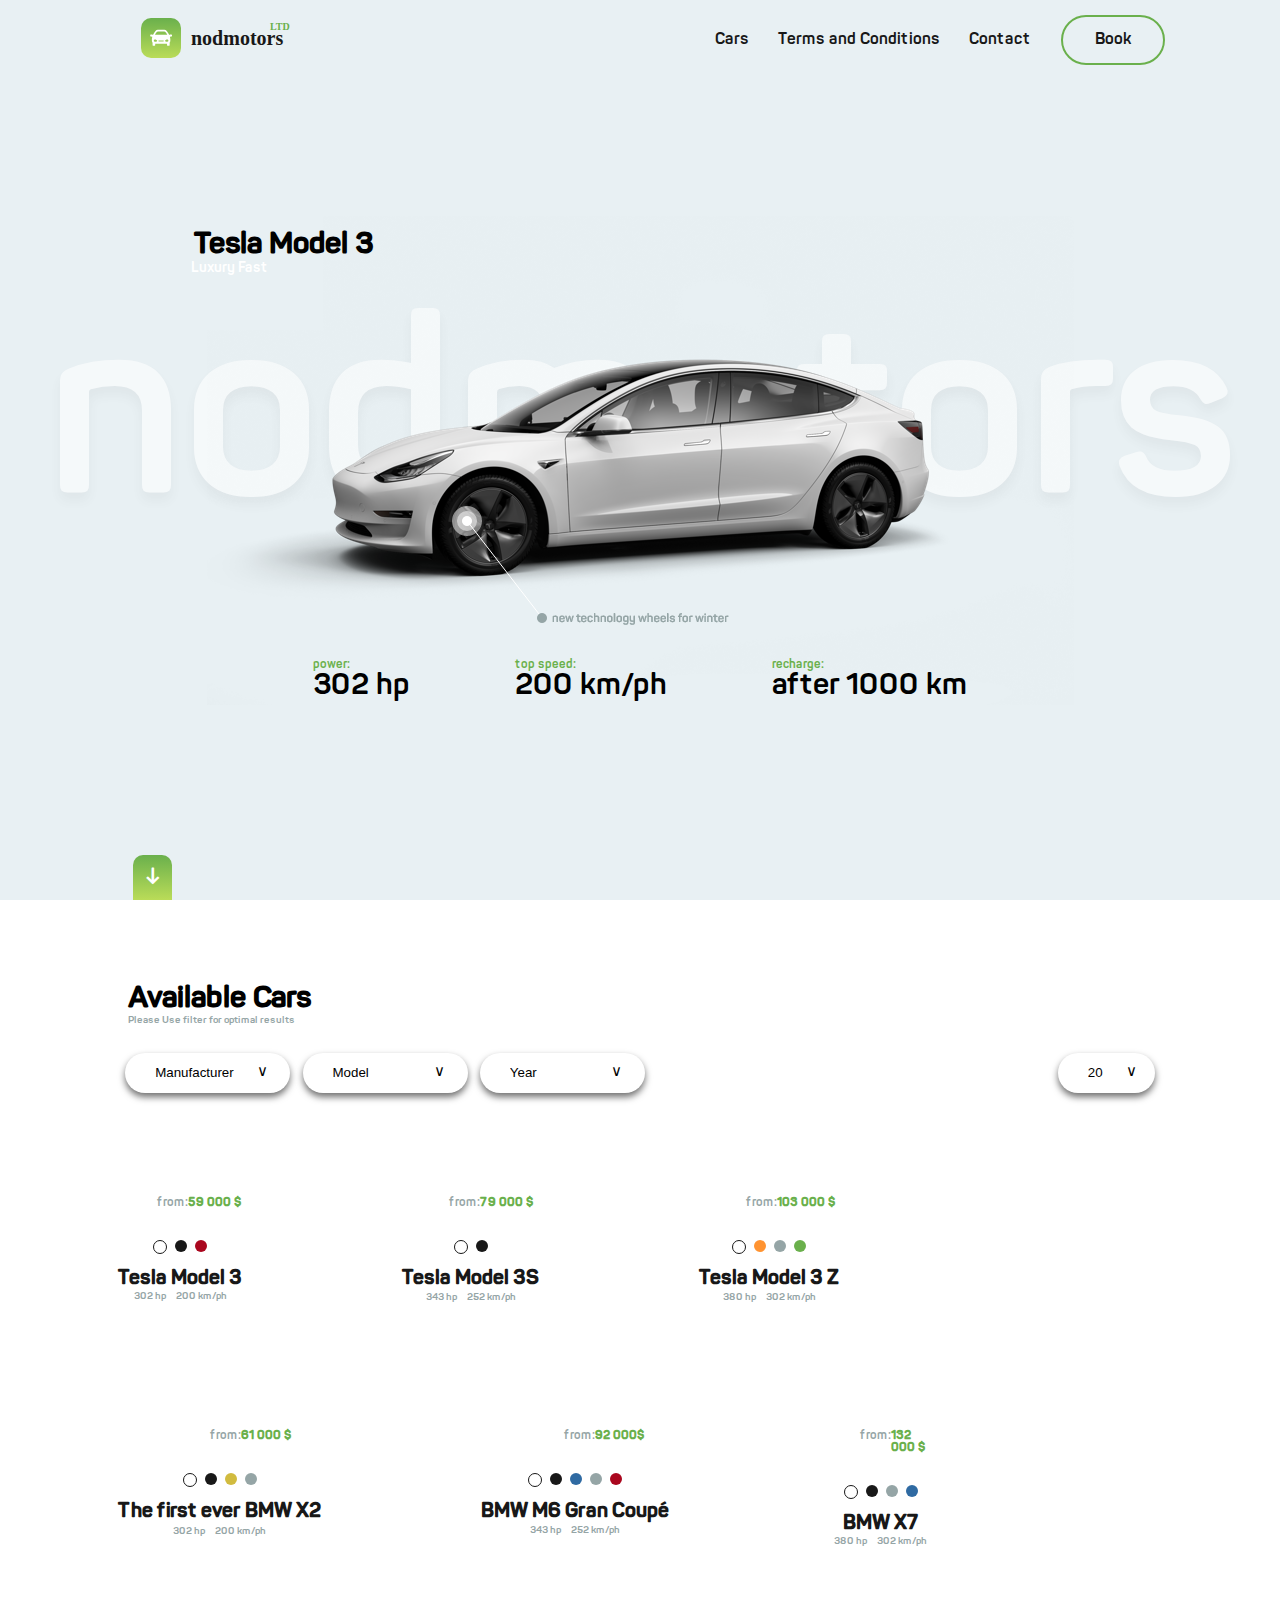
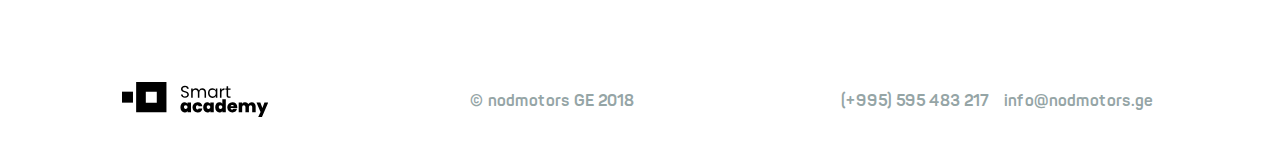
<file: index.html>
<!DOCTYPE html>
<html lang="ka">
  <head>
	<meta charset="UTF-8" />
	<meta name="viewport" content="width=device-width, initial-scale=1.0" />
	<meta http-equiv="X-UA-Compatible" content="ie=edge" />
	<link rel="stylesheet" href="./assets/css/style.css" />

	<title>Nod-motors</title>
  </head>

  <body>
	<header>
	  <a href="index.html" class="navnav"
		><svg
		  xmlns="http://www.w3.org/2000/svg"
		  xmlns:xlink="http://www.w3.org/1999/xlink"
		  width="155"
		  height="40"
		  viewBox="0 0 155 40"
		>
		  <defs>
			<linearGradient
			  id="linear-gradient"
			  x1="0.5"
			  x2="0.5"
			  y2="1"
			  gradientUnits="objectBoundingBox"
			>
			  <stop offset="0" stop-color="#6ab04c" />
			  <stop offset="1" stop-color="#badc58" />
			</linearGradient>
		  </defs>
		  <g id="Logo" transform="translate(-87 -112)">
			<rect
			  id="GradientBox"
			  width="40"
			  height="40"
			  rx="10"
			  transform="translate(87 112)"
			  fill="url(#linear-gradient)"
			/>
			<g id="Car" transform="translate(96.209 65.169)">
			  <path
				id="Path_1"
				data-name="Path 1"
				d="M21.317,63.333h-1.6a.472.472,0,0,0-.327.131l-.341.327a17,17,0,0,0-2.514-4.008,3.146,3.146,0,0,0-2.444-1.158H7.7a3.145,3.145,0,0,0-2.444,1.158,16.614,16.614,0,0,0-2.519,4L2.4,63.465a.472.472,0,0,0-.327-.131H.472A.472.472,0,0,0,0,63.805V64.9a.472.472,0,0,0,.442.471l1.642.1a10.474,10.474,0,0,0-.442,3.33,4.253,4.253,0,0,0,.724,2.754V74.1a.4.4,0,0,0,.4.4H4.58a.4.4,0,0,0,.4-.4V72.521H16.814V74.1a.4.4,0,0,0,.4.4h1.818a.4.4,0,0,0,.4-.4V71.556a4.253,4.253,0,0,0,.724-2.754,10.474,10.474,0,0,0-.442-3.33l1.642-.1a.472.472,0,0,0,.442-.471V63.805A.472.472,0,0,0,21.317,63.333ZM6.6,60.887A1.409,1.409,0,0,1,7.7,60.368h6.4a1.41,1.41,0,0,1,1.095.519,16.447,16.447,0,0,1,1.871,2.773l-12.34,0A16.552,16.552,0,0,1,6.6,60.887Zm-1.345,9.7c-.9,0-1.638-.3-1.638-1.013s.266-1.3,1.171-1.3,2.106.581,2.106,1.3S6.161,70.588,5.256,70.588Zm7.356-.149H9.177a.94.94,0,0,1-.939-.939.263.263,0,0,1,.263-.263h4.787a.263.263,0,0,1,.263.263A.94.94,0,0,1,12.612,70.439Zm3.921.149c-.9,0-1.638-.3-1.638-1.013s1.2-1.3,2.106-1.3,1.171.581,1.171,1.3S17.438,70.588,16.533,70.588Z"
				fill="#fff"
			  />
			</g>
			<text
			  id="nodmotors"
			  transform="translate(137 139)"
			  fill="#181818"
			  font-size="20"
			  font-family="SegoeUI-Bold, Segoe UI"
			  font-weight="700"
			>
			  <tspan x="0" y="0">nodmotors</tspan>
			</text>
			<text
			  id="LTD"
			  transform="translate(216 124)"
			  fill="#6ab04c"
			  font-size="10"
			  font-family="SegoeUI-Bold, Segoe UI"
			  font-weight="700"
			>
			  <tspan x="0" y="0">LTD</tspan>
			</text>
		  </g>
		</svg></a
	  >
	  <div class="flex1"></div>
	  <nav id="nav">
		<ul class="headnav">
		  <li><a href="#carmenu" class="carss">Cars</a></li>
		  <li>
			<a href="./assets/terms.html" class="terms">Terms and Conditions</a>
		  </li>
		  <li><a href="./assets/contact.html" class="contact">Contact</a></li>
		  <li><a href="#!" class="book" id="book1">Book</a></li>
		</ul>
	  </nav>
	  <!-- booking menu -->
	  <div id="book_contact" class="book_contact">
		<form action="#!" method="post" class="message_form" id="message_form">
		  <h1 class="form_h1">Booking Form</h1>
		  <p class="form_p">
			Includes Michelin Pilot Sport 4S tires, larger, more powerful brakes
			and lowered
		  </p>
		  <input
			type="text"
			class="disable"
			name="name"
			value="Nodar"
			placeholder="Name"
		  />
		  <input
			type="text"
			class="disable"
			name="subject"
			placeholder="Subject"
		  />
		  <input type="text" class="disable" name="email" placeholder="Email" />
		  <textarea
			class="disable"
			cols="22"
			rows="7"
			placeholder="Message"
		  ></textarea>
		  <a id="checksend" class="send disable">send</a>
		  <div id="check" class="check">
			<div class="last-check">
			  <img class="lazy"				data-src="./assets/images/Check.png"
				
			  />
			  <h2 class="ty">Thank you!</h2>
			  <p>Your message has been sent successfully.</p>
			</div>
		  </div>
		</form>
	  </div>

	  <!-- booking menu end -->
	  <!-- responsive burger menu -->
	  <section class="open" id="bigmenu">
		<div class="op">
			<ul class="heromenu">
                <li><a href="#carmenu" class="bmenu" id="bmenu1">Cars</a></li>
                <li><a href="./assets/terms.html" class="bmenu" id="bmenu2">Terms and Conditions</a></li>
                <li><a href="./assets/contact.html" class="bmenu" id="bmenu3">Contact</a></li>
                <li><a href="#!" class="bmenu" id="book2">Book</a></li>
			</ul>
			</div>
			</section>
			<div class="bb" id="bbactive">
				<span class="bmenubar" id="burger1"></span>
				<span class="bmenubar" id="burger2"></span>
				<span class="bmenubar" id="burger3"></span>
			</div>
	</header>

	<div class="heromain">
	  <section class="hero-content">
		<h1 class="">Tesla Model 3</h1>
		<p>Luxury Fast</p>
		<div class="main_pic">
		  <img class="lazy" data-src="media/Group 152.png"/>
		</div>
		<ul class="specs">
		  <li class="list">
			<span class="hero1">power:</span>
			<span class="hero2">302 hp</span>
		  </li>
		  <li class="list">
			<span class="hero1">top speed:</span>
			<span class="hero2">200 km/ph</span>
		  </li>
		  <li class="list">
			<span class="hero1">recharge:</span>
			<span class="hero2">after 1000 km</span>
		  </li>
		</ul>
	  </section>
	  <div class="scroll"><a class="scrolldown" href="#carmenu">↓</a></div>
	</div>
	<section class="carmenu" id="carmenu">
	  <h4>Available Cars</h4>
	  <p class="h4-p">Please Use filter for optimal results</p>
	  <form action="#!" method="post" class="filter">
		<div class="first-filter">
		  <div class="Second-filter select">
			<select class="dropdown" name="manufacturer">
			  <option value="Manufacturer" selected disabled="">Manufacturer</option>
			  <option value="Tesla">Tesla</option>
			  <option value="BMW">BMW</option>
			</select>
		  </div>
		  <div class="Second-filter select">
			<select class="dropdown" name="model">
			  <option value="Model" selected disabled="">Model</option>
			  <option value="Model3">Model 3</option>
			  <option value="model3s">Model 3S</option>
			  <option value="model3z">Model 3Z</option>
			  <option value="X2">X2</option>
			  <option value="M6">M6 Gran Coupé</option>
			  <option value="X7">X7</option>
			</select>
		  </div>
		  <div class="Second-filter select">
			<select class="dropdown" name="year">
			  <option value="Year" selected disabled="">Year</option>
			  <option value="2019">2019</option>
			  <option value="2018">2018</option>
			  <option value="2017">2017</option>
			  <option value="2016">2016</option>
			  <option value="2015">2015</option>
			  <option value="2014">2014</option>
			  <option value="2013">2013</option>
			</select>
		  </div>
		</div>
		<div class="Second-filter add ">
		  <select class="dropdown" name="many">
			<option value="20" selected="">20</option>
			<option value="40">40</option>
			<option value="60">60</option>
		  </select>
		</div>
	  </form>
	  <ul class="container">
		<li class="cars">
		  <div>
			<p>from:</p>
			<h3>59 000 $</h3>
		  </div>
		  <a href="./assets/Page2.html"
			><img class="bigimg lazy" data-src="media/1.png" alt=""
		  /></a>
		  <span class="colors">
			<span class="white"></span>
			<span class="black"></span>
			<span class="red"></span>
		  </span>
		  <a href="./assets/Page2.html">
			<h2>Tesla Model 3</h2>
		  </a>
		  <ul class="speed">
			<li>302 hp</li>
			<li>200 km/ph</li>
		  </ul>
		</li>

		<li class="cars">
		  <div>
			<p>from:</p>
			<h3>79 000 $</h3>
		  </div>
		  <a href="./assets/Page2.html"
			><img class="bigimg lazy" data-src="media/2.png" alt=""
		  /></a>
		  <span class="colors">
			<span class="white"></span>
			<span class="black"></span>
		  </span>
		  <a href="./assets/Page2.html">
			<h2>Tesla Model 3S</h2>
		  </a>
		  <ul class="speed">
			<li>343 hp</li>
			<li>252 km/ph</li>
		  </ul>
		</li>

		<li class="cars">
		  <div>
			<p>from:</p>
			<h3>103 000 $</h3>
		  </div>
		  <a href="./assets/Page2.html"
			><img class="bigimg lazy" data-src="media/3.png" alt=""
		  /></a>
		  <span class="colors">
			<span class="white"></span>
			<span class="orange"></span>
			<span class="grey"></span>
			<span class="green"></span>
		  </span>
		  <a href="./assets/Page2.html">
			<h2>Tesla Model 3 Z</h2>
		  </a>
		  <ul class="speed">
			<li>380 hp</li>
			<li>302 km/ph</li>
		  </ul>
		</li>

		<li class="cars">
		  <div class="mrgn">
			<p>from:</p>
			<h3>61 000 $</h3>
		  </div>
		  <a href="./assets/Page2.html"
			><img class="bigimg lazy" data-src="media/4.png" alt=""
		  /></a>
		  <span class="colors">
			<span class="white"></span>
			<span class="black"></span>
			<span class="yellow"></span>
			<span class="grey"></span>
		  </span>
		  <a href="./assets/Page2.html">
			<h2>The first ever BMW X2</h2>
		  </a>
		  <ul class="speed">
			<li>302 hp</li>
			<li>200 km/ph</li>
		  </ul>
		</li>

		<li class="cars">
		  <div class="mrgn">
			<p>from:</p>
			<h3>92 000$</h3>
		  </div>
		  <a href="./assets/Page2.html"
			><img class="bigimg lazy" data-src="media/5.png" alt=""
		  /></a>
		  <span class="colors">
			<span class="white"></span>
			<span class="black"></span>
			<span class="blue"></span>
			<span class="grey"></span>
			<span class="red"></span>
		  </span>
		  <a href="./assets/Page2.html">
			<h2>BMW M6 Gran Coupé</h2>
		  </a>
		  <ul class="speed">
			<li>343 hp</li>
			<li>252 km/ph</li>
		  </ul>
		</li>

		<li class="cars">
		  <div class="mrgn">
			<p>from:</p>
			<h3>132 000 $</h3>
		  </div>
		  <a href="./assets/Page2.html"
			><img class="bigimg lazy" data-src="media/6.png" alt=""
		  /></a>
		  <span class="colors">
			<span class="white"></span>
			<span class="black"></span>
			<span class="grey"></span>
			<span class="blue"></span>
		  </span>
		  <a href="./assets/Page2.html">
			<h2>BMW X7</h2>
		  </a>
		  <ul class="speed">
			<li>380 hp</li>
			<li>302 km/ph</li>
		  </ul>
		</li>
	  </ul>
	</section>

	<footer>
	  <footer id="end">
		<a href=""
		  ><svg
			id="logo-bl"
			xmlns="http://www.w3.org/2000/svg"
			width="146.25"
			height="35.033"
			viewBox="0 0 146.25 35.033"
		  >
			<g
			  id="Group_148"
			  data-name="Group 148"
			  transform="translate(58.408 17.213)"
			>
			  <path
				id="Path_145"
				data-name="Path 145"
				d="M398.522,136.8a3.193,3.193,0,0,1,2.918,1.511v-1.378h3.466v9.925H401.44V145.48a3.227,3.227,0,0,1-2.918,1.511c-2.355,0-4.222-1.926-4.222-5.1S396.166,136.8,398.522,136.8Zm1.111,3.022a1.827,1.827,0,0,0-1.807,2.059,1.823,1.823,0,1,0,1.807-2.059Z"
				transform="translate(-394.3 -133.749)"
			  />
			  <path
				id="Path_146"
				data-name="Path 146"
				d="M480.521,136.8a4.637,4.637,0,0,1,4.844,3.925h-3.674a1.228,1.228,0,0,0-1.244-.978c-.844,0-1.422.711-1.422,2.118,0,1.437.563,2.133,1.422,2.133a1.236,1.236,0,0,0,1.244-.978h3.674a4.672,4.672,0,0,1-4.844,3.925,5.074,5.074,0,0,1,0-10.147Z"
				transform="translate(-463.471 -133.749)"
			  />
			  <path
				id="Path_147"
				data-name="Path 147"
				d="M552.222,136.8a3.193,3.193,0,0,1,2.918,1.511v-1.378h3.466v9.925H555.14V145.48a3.227,3.227,0,0,1-2.918,1.511c-2.355,0-4.222-1.926-4.222-5.1S549.866,136.8,552.222,136.8Zm1.111,3.022a1.827,1.827,0,0,0-1.807,2.059,1.823,1.823,0,1,0,1.807-2.059Z"
				transform="translate(-525.232 -133.749)"
			  />
			  <path
				id="Path_148"
				data-name="Path 148"
				d="M633.437,119.252a3.263,3.263,0,0,1,2.889,1.481V116.2h3.481v13.095h-3.481v-1.378a3.2,3.2,0,0,1-2.9,1.511c-2.355,0-4.222-1.926-4.222-5.1S631.067,119.252,633.437,119.252Zm1.1,3.022a1.827,1.827,0,0,0-1.807,2.059,1.823,1.823,0,1,0,1.807-2.059Z"
				transform="translate(-594.404 -116.2)"
			  />
			  <path
				id="Path_149"
				data-name="Path 149"
				d="M715.437,146.877a5.089,5.089,0,0,1,0-10.177,4.7,4.7,0,0,1,5.007,4.977,5.02,5.02,0,0,1-.059.815h-6.562c.074,1.155.7,1.615,1.466,1.615a1.316,1.316,0,0,0,1.244-.785h3.7A4.721,4.721,0,0,1,715.437,146.877Zm-1.6-6.059H716.9a1.361,1.361,0,0,0-1.481-1.363A1.5,1.5,0,0,0,713.837,140.818Z"
				transform="translate(-663.576 -133.663)"
			  />
			  <path
				id="Path_150"
				data-name="Path 150"
				d="M801.31,141.7a1.645,1.645,0,1,0-3.289,0v5.318h-3.466V141.7a1.645,1.645,0,1,0-3.289,0v5.318H787.8v-9.925h3.466v1.3A3.408,3.408,0,0,1,794.155,137a3.62,3.62,0,0,1,3.3,1.822,3.972,3.972,0,0,1,3.3-1.822c2.518,0,4.014,1.629,4.014,4.222V147H801.31v-5.3Z"
				transform="translate(-729.51 -133.919)"
			  />
			  <path
				id="Path_151"
				data-name="Path 151"
				d="M915.855,137.6h3.807l-6.3,14.65H909.6l2.37-5.155-4.074-9.5h3.851l2.089,5.629Z"
				transform="translate(-831.82 -134.43)"
			  />
			</g>
			<g
			  id="Group_149"
			  data-name="Group 149"
			  transform="translate(58.941 3.807)"
			>
			  <path
				id="Path_152"
				data-name="Path 152"
				d="M401.959,37.728c-2.355,0-4.029-1.318-4.059-3.259h1.629a2.183,2.183,0,0,0,2.429,1.955c1.481,0,2.355-.844,2.355-1.955,0-3.17-6.355-1.141-6.355-5.51,0-1.941,1.57-3.259,3.9-3.259,2.237,0,3.7,1.229,3.9,3.022h-1.689a2.126,2.126,0,0,0-2.281-1.7c-1.259-.03-2.266.622-2.266,1.9,0,3.037,6.34,1.141,6.34,5.5C405.869,36.084,404.507,37.728,401.959,37.728Z"
				transform="translate(-397.9 -25.7)"
			  />
			  <path
				id="Path_153"
				data-name="Path 153"
				d="M480.332,46.877c0-1.9-1.007-2.844-2.533-2.844-1.555,0-2.607.992-2.607,2.992v5.1h-1.511V46.892c0-1.9-1.007-2.844-2.533-2.844-1.555,0-2.607.992-2.607,2.992v5.1H467V42.863h1.541V44.2a3.339,3.339,0,0,1,2.918-1.5,3.5,3.5,0,0,1,3.392,2.059,3.413,3.413,0,0,1,3.274-2.059c2.1,0,3.748,1.318,3.748,3.97v5.451h-1.511V46.877Z"
				transform="translate(-456.764 -40.182)"
			  />
			  <path
				id="Path_154"
				data-name="Path 154"
				d="M584.785,42.7a3.819,3.819,0,0,1,3.437,1.837V42.863h1.555v9.243h-1.555V50.388a3.859,3.859,0,0,1-3.451,1.866c-2.459,0-4.37-1.941-4.37-4.814S582.3,42.7,584.785,42.7Zm.3,1.333a3.123,3.123,0,0,0-3.125,3.407,3.147,3.147,0,1,0,6.266.015A3.171,3.171,0,0,0,585.081,44.033Z"
				transform="translate(-553.366 -40.182)"
			  />
			  <path
				id="Path_155"
				data-name="Path 155"
				d="M662.74,52.006H661.2V42.778h1.541v1.5a3.119,3.119,0,0,1,2.992-1.674v1.585h-.4c-1.466,0-2.577.652-2.577,2.8l-.015,5.022Z"
				transform="translate(-622.197 -40.097)"
			  />
			  <path
				id="Path_156"
				data-name="Path 156"
				d="M699.1,31.6h-1.2V30.34h1.2V28h1.541v2.34h2.414V31.6H700.64v5.451c0,.9.341,1.229,1.289,1.229h1.126v1.3h-1.378c-1.629,0-2.563-.681-2.563-2.533V31.6Z"
				transform="translate(-653.461 -27.659)"
			  />
			</g>
			<path
			  id="Path_157"
			  data-name="Path 157"
			  d="M125.793,0H95.5V30.308h30.308V0ZM105.158,20.65V9.673h10.977V20.65Z"
			  transform="translate(-81.353)"
			/>
			<rect
			  id="Rectangle_3"
			  data-name="Rectangle 3"
			  width="10.977"
			  height="10.977"
			  transform="translate(0 9.673)"
			/>
		  </svg>
		</a>
		<p>© nodmotors GE 2018</p>
		<span class="adress">
		  <a class="cont" href="#!">(+995) 595 483 217</a>
		  <a class="cont" href="#!">info@nodmotors.ge</a>
		</span>
	  </footer>
	</footer>

	<script src="./assets/js/script.js"></script>
	<script src="./assets/js/lazy.js"></script>
	<script src="./assets/js/burgermenu.js"></script>
  </body>
</html>
</file>
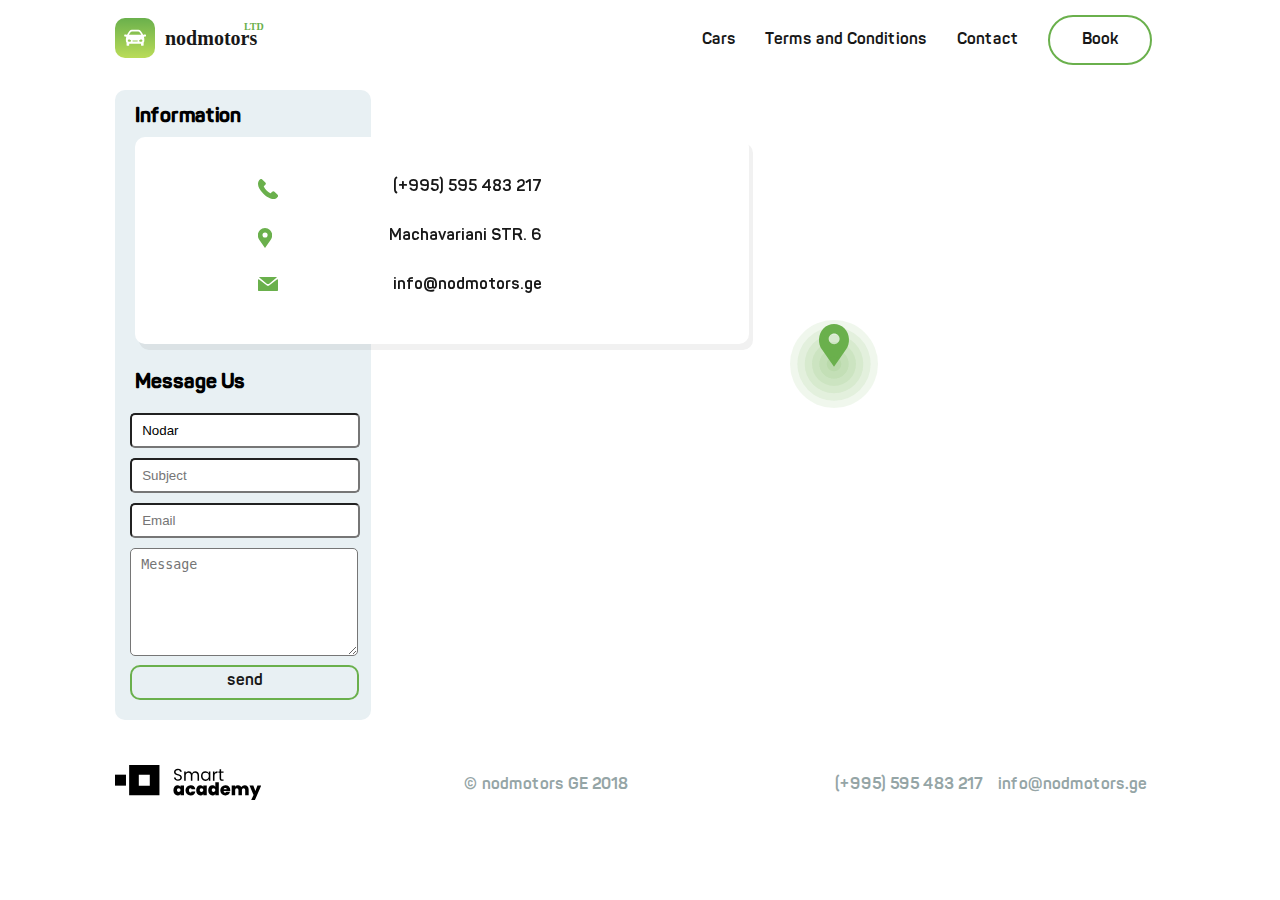
<file: assets/contact.html>
<!DOCTYPE html>
<html lang="ka">
  <head>
    <meta charset="UTF-8" />
    <meta name="viewport" content="width=device-width, initial-scale=1.0" />
    <meta http-equiv="X-UA-Compatible" content="ie=edge" />
    <link rel="stylesheet" href="css/contact.css" />
    <title>Contact</title>
  </head>
  <body>
    <header>
      <a href="../index.html" class="navnav"
        ><svg
          xmlns="http://www.w3.org/2000/svg"
          xmlns:xlink="http://www.w3.org/1999/xlink"
          width="155"
          height="40"
          viewBox="0 0 155 40"
        >
          <defs>
            <linearGradient
              id="linear-gradient"
              x1="0.5"
              x2="0.5"
              y2="1"
              gradientUnits="objectBoundingBox"
            >
              <stop offset="0" stop-color="#6ab04c" />
              <stop offset="1" stop-color="#badc58" />
            </linearGradient>
          </defs>
          <g id="Logo" transform="translate(-87 -112)">
            <rect
              id="GradientBox"
              width="40"
              height="40"
              rx="10"
              transform="translate(87 112)"
              fill="url(#linear-gradient)"
            />
            <g id="Car" transform="translate(96.209 65.169)">
              <path
                id="Path_1"
                data-name="Path 1"
                d="M21.317,63.333h-1.6a.472.472,0,0,0-.327.131l-.341.327a17,17,0,0,0-2.514-4.008,3.146,3.146,0,0,0-2.444-1.158H7.7a3.145,3.145,0,0,0-2.444,1.158,16.614,16.614,0,0,0-2.519,4L2.4,63.465a.472.472,0,0,0-.327-.131H.472A.472.472,0,0,0,0,63.805V64.9a.472.472,0,0,0,.442.471l1.642.1a10.474,10.474,0,0,0-.442,3.33,4.253,4.253,0,0,0,.724,2.754V74.1a.4.4,0,0,0,.4.4H4.58a.4.4,0,0,0,.4-.4V72.521H16.814V74.1a.4.4,0,0,0,.4.4h1.818a.4.4,0,0,0,.4-.4V71.556a4.253,4.253,0,0,0,.724-2.754,10.474,10.474,0,0,0-.442-3.33l1.642-.1a.472.472,0,0,0,.442-.471V63.805A.472.472,0,0,0,21.317,63.333ZM6.6,60.887A1.409,1.409,0,0,1,7.7,60.368h6.4a1.41,1.41,0,0,1,1.095.519,16.447,16.447,0,0,1,1.871,2.773l-12.34,0A16.552,16.552,0,0,1,6.6,60.887Zm-1.345,9.7c-.9,0-1.638-.3-1.638-1.013s.266-1.3,1.171-1.3,2.106.581,2.106,1.3S6.161,70.588,5.256,70.588Zm7.356-.149H9.177a.94.94,0,0,1-.939-.939.263.263,0,0,1,.263-.263h4.787a.263.263,0,0,1,.263.263A.94.94,0,0,1,12.612,70.439Zm3.921.149c-.9,0-1.638-.3-1.638-1.013s1.2-1.3,2.106-1.3,1.171.581,1.171,1.3S17.438,70.588,16.533,70.588Z"
                fill="#fff"
              />
            </g>
            <text
              id="nodmotors"
              transform="translate(137 139)"
              fill="#181818"
              font-size="20"
              font-family="SegoeUI-Bold, Segoe UI"
              font-weight="700"
            >
              <tspan x="0" y="0">nodmotors</tspan>
            </text>
            <text
              id="LTD"
              transform="translate(216 124)"
              fill="#6ab04c"
              font-size="10"
              font-family="SegoeUI-Bold, Segoe UI"
              font-weight="700"
            >
              <tspan x="0" y="0">LTD</tspan>
            </text>
          </g>
        </svg></a
      >
      <div class="flex1"></div>
      <nav id="nav">
        <ul class="headnav">
          <li><a href="../index.html" class="carss">Cars</a></li>
          <li><a href="terms.html" class="terms">Terms and Conditions</a></li>
          <li><a href="contact.html" class="contact">Contact</a></li>
          <li><a href="#!" class="book" id="book1">Book</a></li>
        </ul>
      </nav>
      <!-- booking menu -->
      <div id="book_contact" class="book_contact">
        <form action="#!" method="post" class="message_form" id="message_form">
          <h1 class="form_h1">Booking Form</h1>
          <p class="form_p">
            Includes Michelin Pilot Sport 4S tires, larger, more powerful brakes
            and lowered
          </p>
          <input
            type="text"
            class="disable"
            name="firstname"
            value="Nodar"
            placeholder="Name"
          />
          <input
            type="text"
            class="disable"
            name="subject"
            placeholder="Subject"
          />
          <input type="text" class="disable" name="email" placeholder="Email" />
          <textarea
            class="disable"
            cols="22"
            rows="7"
            placeholder="Message"
          ></textarea>
          <a id="checksend" class="send disable">send</a>
          <div id="check" class="check">
            <div class="last-check">
              <img class="lazy" data-src="images/Check.png" />
              <h2 class="ty">Thank you!</h2>
              <p>Your message has been sent successfully.</p>
            </div>
          </div>
        </form>
      </div>

      <!-- booking menu end -->
      <!-- responsive burger menu -->
      <section class="open" id="bigmenu">
        <div class="op">
            <ul class="heromenu">
                <li><a href="../index.html" class="bmenu" id="bmenu1">Cars</a></li>
                <li><a href="terms.html" class="bmenu" id="bmenu2">Terms and Conditions</a></li>
                <li><a href="contact.html" class="bmenu" id="bmenu3">Contact</a></li>
                <li><a href="#!" class="bmenu" id="book2">Book</a></li>
            </ul>
            </div>
            </section>
            <div class="bb" id="bbactive">
                <span class="bmenubar" id="burger1"></span>
                <span class="bmenubar" id="burger2"></span>
                <span class="bmenubar" id="burger3"></span>
            </div>
    </header>
    <main>
      <div class="info">
        <div class="info_content">
          <h1>Information</h1>
          <div class="contact-detail">
            <ul class="contact-cont">
              <li>
                <svg
                  xmlns="http://www.w3.org/2000/svg"
                  width="20.045"
                  height="20"
                  viewBox="0 0 20.045 20"
                >
                  <g id="Call" transform="translate(0 -0.394)">
                    <g
                      id="Group_147"
                      data-name="Group 147"
                      transform="translate(0 0.394)"
                    >
                      <g
                        id="Group_146"
                        data-name="Group 146"
                        transform="translate(0 0)"
                      >
                        <path
                          id="Path_144"
                          data-name="Path 144"
                          d="M19.6,16.213l-3.1-3.1a1.614,1.614,0,0,0-2.276.043l-1.56,1.559-.308-.171a15.52,15.52,0,0,1-3.751-2.713A15.607,15.607,0,0,1,5.887,8.076c-.058-.1-.113-.205-.168-.3L6.766,6.73l.515-.515a1.613,1.613,0,0,0,.042-2.276l-3.1-3.1A1.612,1.612,0,0,0,1.95.886l-.872.877.024.024A5.045,5.045,0,0,0,.383,3.055a5.258,5.258,0,0,0-.32,1.286C-.346,7.73,1.2,10.827,5.405,15.03,11.215,20.839,15.9,20.4,16.1,20.378a5.231,5.231,0,0,0,1.29-.324,5.028,5.028,0,0,0,1.264-.716l.019.017.884-.866A1.616,1.616,0,0,0,19.6,16.213Z"
                          transform="translate(0 -0.394)"
                          fill="#6ab04c"
                        />
                      </g>
                    </g>
                  </g>
                </svg>
              </li>
              <li><a href="">(+995) 595 483 217</a></li>
            </ul>
            <ul class="contact-cont">
              <li>
                <svg
                  xmlns="http://www.w3.org/2000/svg"
                  width="14.008"
                  height="20"
                  viewBox="0 0 14.008 20"
                >
                  <path
                    id="Pin"
                    d="M20.16,2.052a7,7,0,0,0-9.906,0A7.978,7.978,0,0,0,9.6,11.9L15.207,20l5.6-8.093A7.981,7.981,0,0,0,20.16,2.052ZM15.272,9.5A2.557,2.557,0,1,1,17.829,6.94,2.56,2.56,0,0,1,15.272,9.5Z"
                    transform="translate(-8.203)"
                    fill="#6ab04c"
                  />
                </svg>
              </li>
              <li><a href="">Machavariani STR. 6</a></li>
            </ul>
            <ul class="contact-cont">
              <li>
                <svg
                  id="Group_145"
                  data-name="Group 145"
                  xmlns="http://www.w3.org/2000/svg"
                  width="20"
                  height="14.359"
                  viewBox="0 0 20 14.359"
                >
                  <path
                    id="Path_142"
                    data-name="Path 142"
                    d="M2.062,5.027l7.2,5.853a1.8,1.8,0,0,0,1.214.361,1.8,1.8,0,0,0,1.213-.361l7.2-5.853c.577-.466.447-.848-.286-.848H2.35C1.617,4.179,1.486,4.561,2.062,5.027Z"
                    transform="translate(-0.48 -4.179)"
                    fill="#6ab04c"
                  />
                  <path
                    id="Path_143"
                    data-name="Path 143"
                    d="M18.937,7.346l-7.872,6.13a1.872,1.872,0,0,1-2.129,0L1.063,7.346C.478,6.892,0,7.135,0,7.887V17.945a1.355,1.355,0,0,0,1.333,1.367H18.667A1.355,1.355,0,0,0,20,17.945V7.887C20,7.135,19.522,6.892,18.937,7.346Z"
                    transform="translate(0 -4.954)"
                    fill="#6ab04c"
                  />
                </svg>
              </li>
              <li><a href="">info@nodmotors.ge</a></li>
            </ul>
          </div>
          <form action="#!" method="post" class="message2">
            <h1>Message Us</h1>
            <div id="cont">
              <input type="text" name="Name" placeholder="Name" value="Nodar" />
              <input type="text" name="subject" placeholder="Subject" />
              <input type="text" name="email" placeholder="Email" />
              <textarea cols="22" rows="6" placeholder="Message"></textarea>
              <a id="contsend" class="sent">send</a>
            </div>
            <div id="thank" class="thank">
              <div class="ad-check">
                <img class="lazy" data-src="images/Check.png"/>
                <h2 class="tyou">Thank you!</h2>
                <p>Your message has been sent successfully.</p>
              </div>
            </div>
          </form>
        </div>
      </div>
      <iframe
        src="https://www.google.com/maps/embed?pb=!1m14!1m12!1m3!1d2105.6007289024415!2d44.74393036881284!3d41.725500930815684!2m3!1f0!2f0!3f0!3m2!1i1024!2i768!4f13.1!5e0!3m2!1ska!2sge!4v1569731756366!5m2!1ska!2sge"
        width="810"
        height="630"
        frameborder="0"
        style="border:0;"
        allowfullscreen=""
      ></iframe>
      <img class="mainimg lazy" data-src="images/Pin.png" alt="" />
    </main>
    <footer id="end">
      <a href=""
        ><svg
          id="logo-bl"
          xmlns="http://www.w3.org/2000/svg"
          width="146.25"
          height="35.033"
          viewBox="0 0 146.25 35.033"
        >
          <g
            id="Group_148"
            data-name="Group 148"
            transform="translate(58.408 17.213)"
          >
            <path
              id="Path_145"
              data-name="Path 145"
              d="M398.522,136.8a3.193,3.193,0,0,1,2.918,1.511v-1.378h3.466v9.925H401.44V145.48a3.227,3.227,0,0,1-2.918,1.511c-2.355,0-4.222-1.926-4.222-5.1S396.166,136.8,398.522,136.8Zm1.111,3.022a1.827,1.827,0,0,0-1.807,2.059,1.823,1.823,0,1,0,1.807-2.059Z"
              transform="translate(-394.3 -133.749)"
            />
            <path
              id="Path_146"
              data-name="Path 146"
              d="M480.521,136.8a4.637,4.637,0,0,1,4.844,3.925h-3.674a1.228,1.228,0,0,0-1.244-.978c-.844,0-1.422.711-1.422,2.118,0,1.437.563,2.133,1.422,2.133a1.236,1.236,0,0,0,1.244-.978h3.674a4.672,4.672,0,0,1-4.844,3.925,5.074,5.074,0,0,1,0-10.147Z"
              transform="translate(-463.471 -133.749)"
            />
            <path
              id="Path_147"
              data-name="Path 147"
              d="M552.222,136.8a3.193,3.193,0,0,1,2.918,1.511v-1.378h3.466v9.925H555.14V145.48a3.227,3.227,0,0,1-2.918,1.511c-2.355,0-4.222-1.926-4.222-5.1S549.866,136.8,552.222,136.8Zm1.111,3.022a1.827,1.827,0,0,0-1.807,2.059,1.823,1.823,0,1,0,1.807-2.059Z"
              transform="translate(-525.232 -133.749)"
            />
            <path
              id="Path_148"
              data-name="Path 148"
              d="M633.437,119.252a3.263,3.263,0,0,1,2.889,1.481V116.2h3.481v13.095h-3.481v-1.378a3.2,3.2,0,0,1-2.9,1.511c-2.355,0-4.222-1.926-4.222-5.1S631.067,119.252,633.437,119.252Zm1.1,3.022a1.827,1.827,0,0,0-1.807,2.059,1.823,1.823,0,1,0,1.807-2.059Z"
              transform="translate(-594.404 -116.2)"
            />
            <path
              id="Path_149"
              data-name="Path 149"
              d="M715.437,146.877a5.089,5.089,0,0,1,0-10.177,4.7,4.7,0,0,1,5.007,4.977,5.02,5.02,0,0,1-.059.815h-6.562c.074,1.155.7,1.615,1.466,1.615a1.316,1.316,0,0,0,1.244-.785h3.7A4.721,4.721,0,0,1,715.437,146.877Zm-1.6-6.059H716.9a1.361,1.361,0,0,0-1.481-1.363A1.5,1.5,0,0,0,713.837,140.818Z"
              transform="translate(-663.576 -133.663)"
            />
            <path
              id="Path_150"
              data-name="Path 150"
              d="M801.31,141.7a1.645,1.645,0,1,0-3.289,0v5.318h-3.466V141.7a1.645,1.645,0,1,0-3.289,0v5.318H787.8v-9.925h3.466v1.3A3.408,3.408,0,0,1,794.155,137a3.62,3.62,0,0,1,3.3,1.822,3.972,3.972,0,0,1,3.3-1.822c2.518,0,4.014,1.629,4.014,4.222V147H801.31v-5.3Z"
              transform="translate(-729.51 -133.919)"
            />
            <path
              id="Path_151"
              data-name="Path 151"
              d="M915.855,137.6h3.807l-6.3,14.65H909.6l2.37-5.155-4.074-9.5h3.851l2.089,5.629Z"
              transform="translate(-831.82 -134.43)"
            />
          </g>
          <g
            id="Group_149"
            data-name="Group 149"
            transform="translate(58.941 3.807)"
          >
            <path
              id="Path_152"
              data-name="Path 152"
              d="M401.959,37.728c-2.355,0-4.029-1.318-4.059-3.259h1.629a2.183,2.183,0,0,0,2.429,1.955c1.481,0,2.355-.844,2.355-1.955,0-3.17-6.355-1.141-6.355-5.51,0-1.941,1.57-3.259,3.9-3.259,2.237,0,3.7,1.229,3.9,3.022h-1.689a2.126,2.126,0,0,0-2.281-1.7c-1.259-.03-2.266.622-2.266,1.9,0,3.037,6.34,1.141,6.34,5.5C405.869,36.084,404.507,37.728,401.959,37.728Z"
              transform="translate(-397.9 -25.7)"
            />
            <path
              id="Path_153"
              data-name="Path 153"
              d="M480.332,46.877c0-1.9-1.007-2.844-2.533-2.844-1.555,0-2.607.992-2.607,2.992v5.1h-1.511V46.892c0-1.9-1.007-2.844-2.533-2.844-1.555,0-2.607.992-2.607,2.992v5.1H467V42.863h1.541V44.2a3.339,3.339,0,0,1,2.918-1.5,3.5,3.5,0,0,1,3.392,2.059,3.413,3.413,0,0,1,3.274-2.059c2.1,0,3.748,1.318,3.748,3.97v5.451h-1.511V46.877Z"
              transform="translate(-456.764 -40.182)"
            />
            <path
              id="Path_154"
              data-name="Path 154"
              d="M584.785,42.7a3.819,3.819,0,0,1,3.437,1.837V42.863h1.555v9.243h-1.555V50.388a3.859,3.859,0,0,1-3.451,1.866c-2.459,0-4.37-1.941-4.37-4.814S582.3,42.7,584.785,42.7Zm.3,1.333a3.123,3.123,0,0,0-3.125,3.407,3.147,3.147,0,1,0,6.266.015A3.171,3.171,0,0,0,585.081,44.033Z"
              transform="translate(-553.366 -40.182)"
            />
            <path
              id="Path_155"
              data-name="Path 155"
              d="M662.74,52.006H661.2V42.778h1.541v1.5a3.119,3.119,0,0,1,2.992-1.674v1.585h-.4c-1.466,0-2.577.652-2.577,2.8l-.015,5.022Z"
              transform="translate(-622.197 -40.097)"
            />
            <path
              id="Path_156"
              data-name="Path 156"
              d="M699.1,31.6h-1.2V30.34h1.2V28h1.541v2.34h2.414V31.6H700.64v5.451c0,.9.341,1.229,1.289,1.229h1.126v1.3h-1.378c-1.629,0-2.563-.681-2.563-2.533V31.6Z"
              transform="translate(-653.461 -27.659)"
            />
          </g>
          <path
            id="Path_157"
            data-name="Path 157"
            d="M125.793,0H95.5V30.308h30.308V0ZM105.158,20.65V9.673h10.977V20.65Z"
            transform="translate(-81.353)"
          />
          <rect
            id="Rectangle_3"
            data-name="Rectangle 3"
            width="10.977"
            height="10.977"
            transform="translate(0 9.673)"
          />
        </svg>
      </a>
      <p>© nodmotors GE 2018</p>
      <span class="adress">
        <a class="cont" href="#!">(+995) 595 483 217</a>
        <a class="cont" href="#!">info@nodmotors.ge</a>
      </span>
    </footer>
    <script src="js/thank.js"></script>
    <script src="js/script.js"></script>
    <script src="js/lazy.js"></script>
    <script src="js/burgermenu.js"></script>
  </body>
</html>
</file>
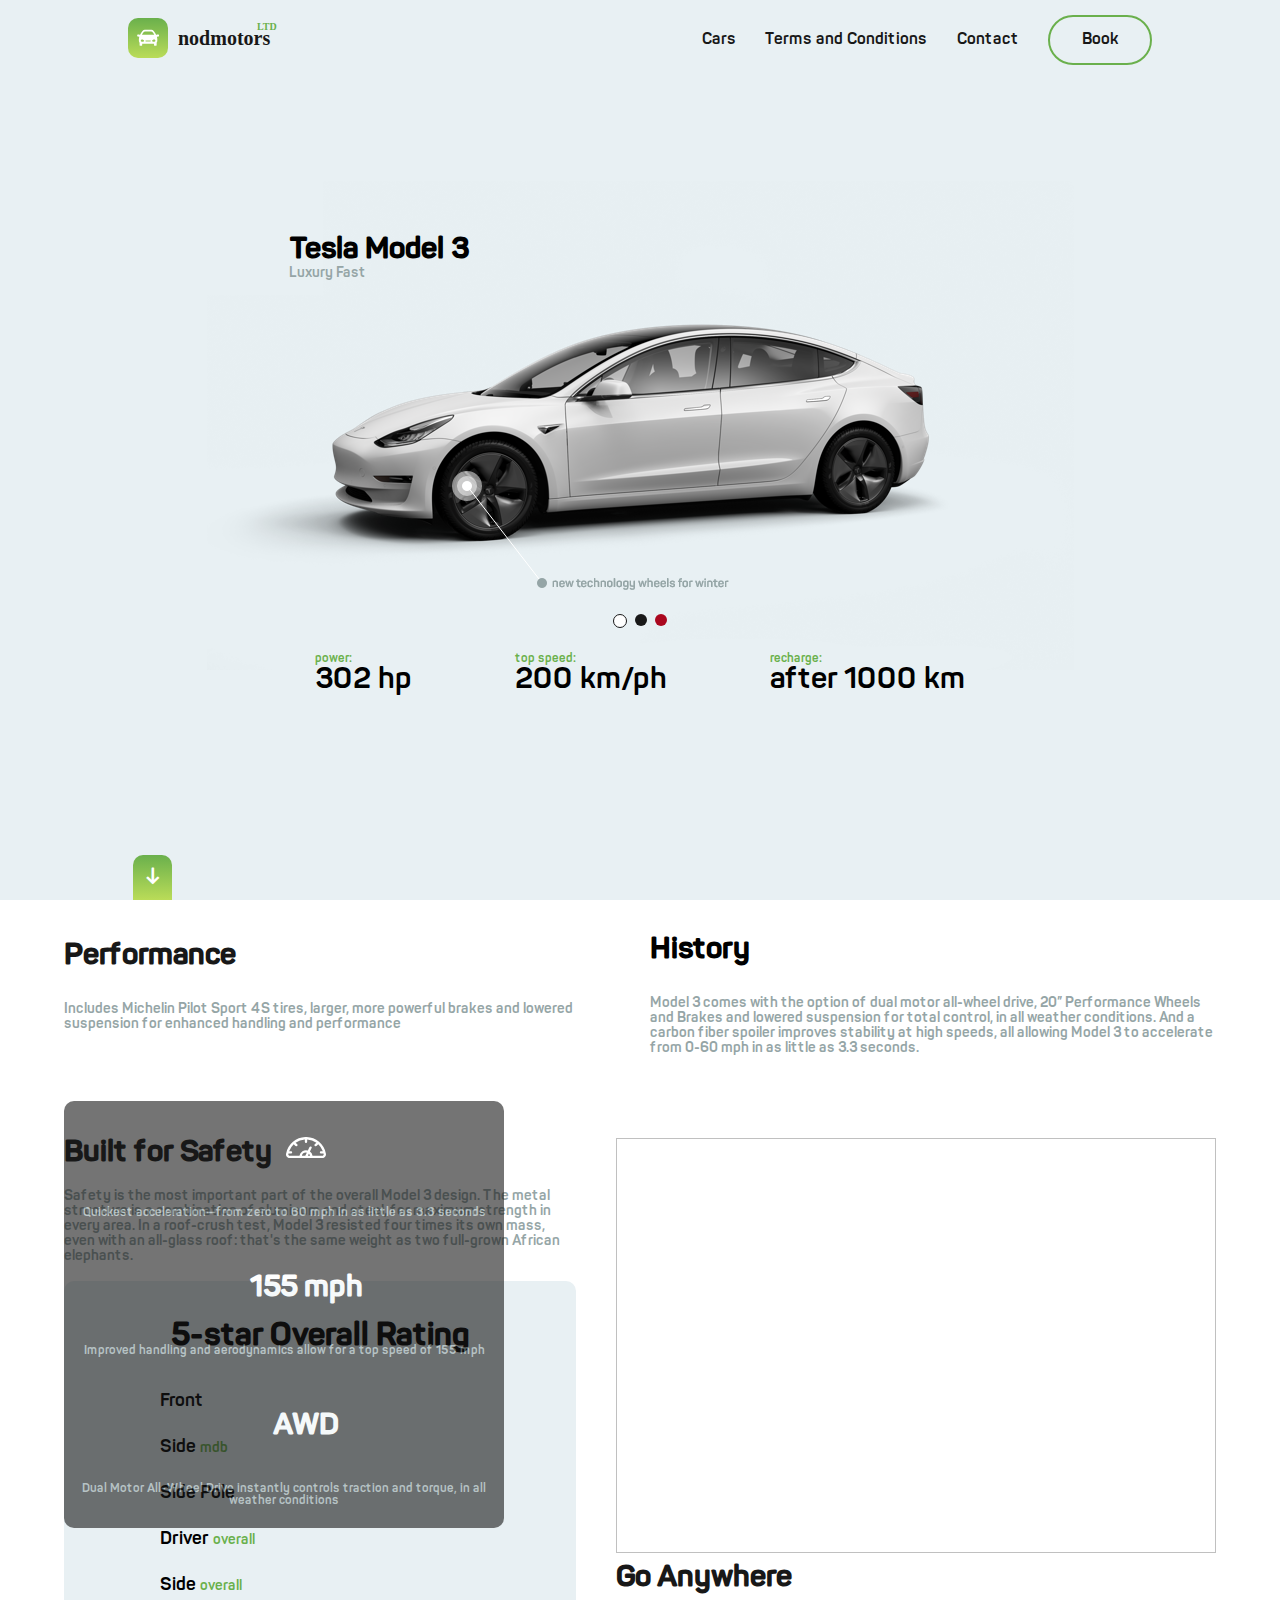
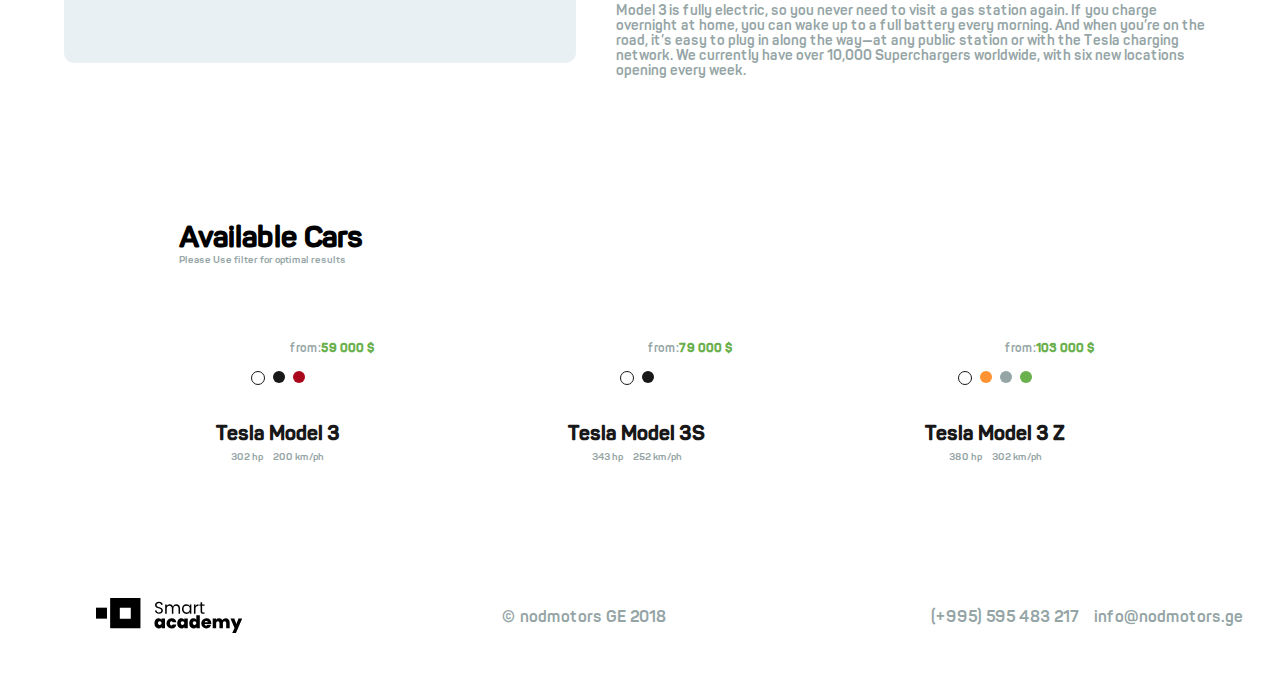
<file: assets/Page2.html>
<!DOCTYPE html>
<html lang="ka">

<head>
    <meta charset="UTF-8">
    <meta name="viewport" content="width=device-width, initial-scale=1.0">
    <meta http-equiv="X-UA-Compatible" content="ie=edge">
    <link rel="stylesheet" href="css/page2.css">

    <title>Tesla Model 3</title>
</head>
<body>
<header>
    <a href="../index.html" class="navnav"><svg xmlns="http://www.w3.org/2000/svg" xmlns:xlink="http://www.w3.org/1999/xlink" width="155"
        height="40" viewBox="0 0 155 40">
        <defs>
            <linearGradient id="linear-gradient" x1="0.5" x2="0.5" y2="1" gradientUnits="objectBoundingBox">
                <stop offset="0" stop-color="#6ab04c" />
                <stop offset="1" stop-color="#badc58" />
            </linearGradient>
        </defs>
        <g id="Logo" transform="translate(-87 -112)">
            <rect id="GradientBox" width="40" height="40" rx="10" transform="translate(87 112)"
                fill="url(#linear-gradient)" />
            <g id="Car" transform="translate(96.209 65.169)">
                <path id="Path_1" data-name="Path 1"
                    d="M21.317,63.333h-1.6a.472.472,0,0,0-.327.131l-.341.327a17,17,0,0,0-2.514-4.008,3.146,3.146,0,0,0-2.444-1.158H7.7a3.145,3.145,0,0,0-2.444,1.158,16.614,16.614,0,0,0-2.519,4L2.4,63.465a.472.472,0,0,0-.327-.131H.472A.472.472,0,0,0,0,63.805V64.9a.472.472,0,0,0,.442.471l1.642.1a10.474,10.474,0,0,0-.442,3.33,4.253,4.253,0,0,0,.724,2.754V74.1a.4.4,0,0,0,.4.4H4.58a.4.4,0,0,0,.4-.4V72.521H16.814V74.1a.4.4,0,0,0,.4.4h1.818a.4.4,0,0,0,.4-.4V71.556a4.253,4.253,0,0,0,.724-2.754,10.474,10.474,0,0,0-.442-3.33l1.642-.1a.472.472,0,0,0,.442-.471V63.805A.472.472,0,0,0,21.317,63.333ZM6.6,60.887A1.409,1.409,0,0,1,7.7,60.368h6.4a1.41,1.41,0,0,1,1.095.519,16.447,16.447,0,0,1,1.871,2.773l-12.34,0A16.552,16.552,0,0,1,6.6,60.887Zm-1.345,9.7c-.9,0-1.638-.3-1.638-1.013s.266-1.3,1.171-1.3,2.106.581,2.106,1.3S6.161,70.588,5.256,70.588Zm7.356-.149H9.177a.94.94,0,0,1-.939-.939.263.263,0,0,1,.263-.263h4.787a.263.263,0,0,1,.263.263A.94.94,0,0,1,12.612,70.439Zm3.921.149c-.9,0-1.638-.3-1.638-1.013s1.2-1.3,2.106-1.3,1.171.581,1.171,1.3S17.438,70.588,16.533,70.588Z"
                    fill="#fff" />
            </g>
            <text id="nodmotors" transform="translate(137 139)" fill="#181818" font-size="20"
                font-family="SegoeUI-Bold, Segoe UI" font-weight="700">
                <tspan x="0" y="0">nodmotors</tspan>
            </text>
            <text id="LTD" transform="translate(216 124)" fill="#6ab04c" font-size="10"
                font-family="SegoeUI-Bold, Segoe UI" font-weight="700">
                <tspan x="0" y="0">LTD</tspan>
            </text>
        </g>
    </svg></a>
<div class="flex1"></div>
<nav id="nav">
    <ul class="headnav">
        <li><a href="../index.html" class="carss">Cars</a></li>
        <li><a href="terms.html" class="terms">Terms and Conditions</a></li>
        <li><a href="contact.html" class="contact">Contact</a></li>
        <li><a href="#!" class="book" id="book1">Book</a></li>
    </ul>
</nav>
 <!-- booking menu -->
 <div id="book_contact" class="book_contact">
    <form action="#!" method="post" class="message_form" id="message_form">
    <h1 class="form_h1" >Booking Form</h1>
    <p class="form_p" >Includes Michelin Pilot Sport 4S tires, larger, more powerful brakes and lowered</p>
    <input type="text" class="disable" name="name" value="Nodar" placeholder="Name">
    <input type="text" class="disable" name="subject" placeholder="Subject">
    <input type="text" class="disable" name="email" placeholder="Email">
    <textarea class="disable" cols="22" rows="7" placeholder="Message"></textarea>
    <a id="checksend" class="send disable">send</a>
    <div id="check" class="check" >
        <div class="last-check">
            <img class="lazy" data-src="images/Check.png" >
            <h2 class="ty">Thank you!</h2>
            <p>Your message has been
            sent successfully.</p>
        </div>
    </div>
</form>
</div>



<!-- booking menu end -->
<!-- responsive burger menu -->
<section class="open" id="bigmenu">
    <div class="op">
        <ul class="heromenu">
            <li><a href="#carmenu" class="bmenu" id="bmenu1">Cars</a></li>
            <li><a href="#terms.html" class="bmenu" id="bmenu2">Terms and Conditions</a></li>
            <li><a href="#contact.html" class="bmenu" id="bmenu3">Contact</a></li>
            <li><a href="#!" class="bmenu" id="book2">Book</a></li>
        </ul>
        </div>
        </section>
        <div class="bb" id="bbactive">
            <span class="bmenubar" id="burger1"></span>
            <span class="bmenubar" id="burger2"></span>
            <span class="bmenubar" id="burger3"></span>
        </div>
</header>
<div class="heromain">
        <section class="hero-content">
            <h1 class="">Tesla Model 3</h1>
            <p>Luxury Fast</p>
            <div class="main_pic">
                <img class="lazy" data-src="../media/Group 152.png" >
            </div>
            <span class="colors">
                    <span class="white"></span>
                    <span class="black"></span>
                    <span class="red"></span>
                </span>
            <ul class="specs">
                <li class="list"><span class="hero1">power:</span>
                    <span class="hero2">302 hp</span>
                </li>
                <li class="list"><span class="hero1">top speed:</span>
                    <span class="hero2">200 km/ph</span>
                </li>
                <li class="list"><span class="hero1">recharge:</span>
                    <span class="hero2">after 1000 km</span>
                </li>
            </ul>
        </section>
        <div class="scroll"><a class="scrolldown" href="#first_section">↓</a></div>
    </div>
    <section class="first_section" id="first_section">
            <aside class="aside">
                <h2 class="first_section_h2">Performance</h2>
                <p class="first_section_p">Includes Michelin Pilot Sport 4S tires, larger, more powerful brakes and lowered suspension for enhanced handling and performance</p>
                <img class="lazy" data-src="../media/Pic1.png">
                <div class="overlay">
                    <h4><svg xmlns="http://www.w3.org/2000/svg" width="40" height="21.172" viewBox="0 0 40 21.172">
                        <path id="speedometer" d="M39.948,16.726a20.258,20.258,0,0,0-39.9,0,3.838,3.838,0,0,0,3.811,4.446H36.137a3.838,3.838,0,0,0,3.811-4.446Zm-20.681,2.1H15.84A4.28,4.28,0,0,1,20,15.618a4.338,4.338,0,0,1,.794.074Zm2.607,0,1.021-2.1a4.215,4.215,0,0,1,1.265,2.1Zm15.434-.539a1.53,1.53,0,0,1-1.171.539H26.55a6.564,6.564,0,0,0-2.6-4.259l1.677-3.444A1.172,1.172,0,0,0,23.518,10.1l-1.673,3.436a6.642,6.642,0,0,0-8.394,5.293H3.863a1.529,1.529,0,0,1-1.17-.539,1.432,1.432,0,0,1-.328-1.179c.035-.212.075-.423.119-.633H5.02a1.172,1.172,0,0,0,0-2.344H3.138a17.682,17.682,0,0,1,4.6-6.974c2.039,2.036,2.1,2.168,2.679,2.168a1.174,1.174,0,0,0,.824-2.005L9.561,5.667a18.019,18.019,0,0,1,9.267-3.286V4.86a1.172,1.172,0,1,0,2.344,0V2.382a18.021,18.021,0,0,1,9.25,3.274L28.737,7.322a1.174,1.174,0,0,0,.824,2.005c.578,0,.631-.124,2.692-2.181a17.688,17.688,0,0,1,4.61,6.988h-1.9a1.172,1.172,0,1,0,0,2.344h2.554c.043.21.083.421.119.633a1.434,1.434,0,0,1-.328,1.178Zm0,0" transform="translate(0)" fill="#fff"/>
                      </svg>
                      </h4>
                    <p>Quickest acceleration—from zero to 60 mph in 
                            as little as 3.3 seconds</p>
                    <h4>155 mph</h4>
                    <p>Improved handling and aerodynamics allow 
                            for a top speed of 155 mph</p>
                    <h4>AWD</h4>
                    <p>Dual Motor All-Wheel Drive instantly controls traction and torque, in all weather conditions</p>
                </div>
            </aside>
                <article class="history">
                    <h1 class="first_section_h2">History</h1>
                    <p class="article_p1">Model 3 comes with the option of dual motor all-wheel drive, 20” Performance Wheels and Brakes and lowered suspension for total control, in all weather conditions. And a carbon fiber spoiler improves stability at high speeds, all allowing Model 3 to accelerate from 0-60 mph in as little as 3.3 seconds.</p>
                    <img class="lazy" data-src="../media/Pic2.png">
                </article>
            </section>
                
            
            <section class="second_section">
                    <aside><article class="section_2_article">
                        <h2 class="section_2_h1">Built for Safety</h2>
                        <p class="sectiont_2_p2">
                            Safety is the most important part of the overall Model 3 design. The metal structure is a combination of aluminum and steel, for maximum strength in every area. In a roof-crush test, Model 3 resisted four times its own mass, even with an all-glass roof: that's the same weight as two full-grown African elephants.</p>
                        </article>	
                        <div class="stars">	
                        <h1>5-star Overall Rating</h1>	
                        <ul class="star_list">
                            <li><span>Front</span> <span><img class="lazy" data-src="images/Stars.png"></span></li>
                            <li><span>Side <span class="star_span">mdb</span></span> <span><img class="lazy" data-src="images/Stars.png"></span> </li>
                            <li><span>Side Pole</span> <span><img class="lazy" data-src="images/Stars.png"></span></li>
                            <li><span>Driver <span class="star_span">overall</span></span><span><img class="lazy" data-src="images/Stars.png"></span></li>
                            <li> <span>Side  <span class="star_span">overall</span></span> <span><img class="lazy" data-src="images/Stars.png"></span> </li>
            
                        </ul>
            
                        </div>
                        </aside>
            
                        <article class="second_section_2">
                            <img class="map lazy" data-src="../media/MapPic.png">
                            <h2 class="second_article_h2"> Go Anywhere</h2>
                            <p class="second_article_p">Model 3 is fully electric, so you never need to visit a gas station again. If you charge overnight at home, you can wake up to a full battery every morning. And when you’re on the road, it’s easy to plug in along the way—at any public station or with the Tesla charging network. We currently have over 10,000 Superchargers worldwide, with six new locations opening every week.
                            </p>                        
                        </article>
        
                </section>
          
            <div class="lastimg">
                <img class="lazy" data-src="../media/10.png">
                <img class="lazy" data-src="../media/9.png">
                <img class="lazy" data-src="../media/8.png">
                <img class="lazy" data-src="../media/7.png">
            </div>
            
            <section class="carmenu" id="carmenu">
                    <h4>Available Cars</h4>
                    <p class="h4-p">Please Use filter for optimal results</p>
            <ul class="container">
                    <li class="cars">
                        <div>
                            <p>from:</p>
                            <h3>59 000 $</h3>
                        </div>
                        <a href="Page2.html"><img class="simg lazy" data-src="../media/1.png" alt=""></a>
                        <span class="colors">
                            <span class="white"></span>
                            <span class="black"></span>
                            <span class="red"></span>
                        </span>
                        <a href="Page2.html">
                            <h2>Tesla Model 3</h2>
                        </a>
                        <ul class="speed">
                            <li>302 hp</li>
                            <li>200 km/ph</li>
                        </ul>
                    </li>
        
                    <li class="cars">
                        <div>
                            <p>from:</p>
                            <h3>79 000 $ </h3>
                        </div>
                        <a href="Page2.html"><img class="simg lazy" data-src="../media/2.png" alt=""></a>
                        <span class="colors">
                            <span class="white"></span>
                            <span class="black"></span>
                        </span>
                        <a href="Page2.html">
                            <h2>Tesla Model 3S</h2>
                        </a>
                        <ul class="speed">
                            <li>343 hp</li>
                            <li>252 km/ph</li>
                        </ul>
                    </li>
        
                    <li class="cars">
                        <div>
                            <p>from:</p>
                            <h3>103 000 $</h3>
                        </div>
                        <a href="Page2.html"><img class="simg lazy" data-src="../media/3.png" alt=""></a>
                        <span class="colors">
                            <span class="white"></span>
                            <span class="orange"></span>
                            <span class="grey"></span>
                            <span class="green"></span>
                        </span>
                        <a href="Page2.html">
                            <h2>Tesla Model 3 Z</h2>
                        </a>
                        <ul class="speed">
                            <li>380 hp</li>
                            <li>302 km/ph</li>
                        </ul>
                    </li>
                </section>
    
            <footer id="end">
                <a href=""><svg id="logo-bl" xmlns="http://www.w3.org/2000/svg" width="146.25" height="35.033"
                        viewBox="0 0 146.25 35.033">
                        <g id="Group_148" data-name="Group 148" transform="translate(58.408 17.213)">
                            <path id="Path_145" data-name="Path 145"
                                d="M398.522,136.8a3.193,3.193,0,0,1,2.918,1.511v-1.378h3.466v9.925H401.44V145.48a3.227,3.227,0,0,1-2.918,1.511c-2.355,0-4.222-1.926-4.222-5.1S396.166,136.8,398.522,136.8Zm1.111,3.022a1.827,1.827,0,0,0-1.807,2.059,1.823,1.823,0,1,0,1.807-2.059Z"
                                transform="translate(-394.3 -133.749)" />
                            <path id="Path_146" data-name="Path 146"
                                d="M480.521,136.8a4.637,4.637,0,0,1,4.844,3.925h-3.674a1.228,1.228,0,0,0-1.244-.978c-.844,0-1.422.711-1.422,2.118,0,1.437.563,2.133,1.422,2.133a1.236,1.236,0,0,0,1.244-.978h3.674a4.672,4.672,0,0,1-4.844,3.925,5.074,5.074,0,0,1,0-10.147Z"
                                transform="translate(-463.471 -133.749)" />
                            <path id="Path_147" data-name="Path 147"
                                d="M552.222,136.8a3.193,3.193,0,0,1,2.918,1.511v-1.378h3.466v9.925H555.14V145.48a3.227,3.227,0,0,1-2.918,1.511c-2.355,0-4.222-1.926-4.222-5.1S549.866,136.8,552.222,136.8Zm1.111,3.022a1.827,1.827,0,0,0-1.807,2.059,1.823,1.823,0,1,0,1.807-2.059Z"
                                transform="translate(-525.232 -133.749)" />
                            <path id="Path_148" data-name="Path 148"
                                d="M633.437,119.252a3.263,3.263,0,0,1,2.889,1.481V116.2h3.481v13.095h-3.481v-1.378a3.2,3.2,0,0,1-2.9,1.511c-2.355,0-4.222-1.926-4.222-5.1S631.067,119.252,633.437,119.252Zm1.1,3.022a1.827,1.827,0,0,0-1.807,2.059,1.823,1.823,0,1,0,1.807-2.059Z"
                                transform="translate(-594.404 -116.2)" />
                            <path id="Path_149" data-name="Path 149"
                                d="M715.437,146.877a5.089,5.089,0,0,1,0-10.177,4.7,4.7,0,0,1,5.007,4.977,5.02,5.02,0,0,1-.059.815h-6.562c.074,1.155.7,1.615,1.466,1.615a1.316,1.316,0,0,0,1.244-.785h3.7A4.721,4.721,0,0,1,715.437,146.877Zm-1.6-6.059H716.9a1.361,1.361,0,0,0-1.481-1.363A1.5,1.5,0,0,0,713.837,140.818Z"
                                transform="translate(-663.576 -133.663)" />
                            <path id="Path_150" data-name="Path 150"
                                d="M801.31,141.7a1.645,1.645,0,1,0-3.289,0v5.318h-3.466V141.7a1.645,1.645,0,1,0-3.289,0v5.318H787.8v-9.925h3.466v1.3A3.408,3.408,0,0,1,794.155,137a3.62,3.62,0,0,1,3.3,1.822,3.972,3.972,0,0,1,3.3-1.822c2.518,0,4.014,1.629,4.014,4.222V147H801.31v-5.3Z"
                                transform="translate(-729.51 -133.919)" />
                            <path id="Path_151" data-name="Path 151"
                                d="M915.855,137.6h3.807l-6.3,14.65H909.6l2.37-5.155-4.074-9.5h3.851l2.089,5.629Z"
                                transform="translate(-831.82 -134.43)" />
                        </g>
                        <g id="Group_149" data-name="Group 149" transform="translate(58.941 3.807)">
                            <path id="Path_152" data-name="Path 152"
                                d="M401.959,37.728c-2.355,0-4.029-1.318-4.059-3.259h1.629a2.183,2.183,0,0,0,2.429,1.955c1.481,0,2.355-.844,2.355-1.955,0-3.17-6.355-1.141-6.355-5.51,0-1.941,1.57-3.259,3.9-3.259,2.237,0,3.7,1.229,3.9,3.022h-1.689a2.126,2.126,0,0,0-2.281-1.7c-1.259-.03-2.266.622-2.266,1.9,0,3.037,6.34,1.141,6.34,5.5C405.869,36.084,404.507,37.728,401.959,37.728Z"
                                transform="translate(-397.9 -25.7)" />
                            <path id="Path_153" data-name="Path 153"
                                d="M480.332,46.877c0-1.9-1.007-2.844-2.533-2.844-1.555,0-2.607.992-2.607,2.992v5.1h-1.511V46.892c0-1.9-1.007-2.844-2.533-2.844-1.555,0-2.607.992-2.607,2.992v5.1H467V42.863h1.541V44.2a3.339,3.339,0,0,1,2.918-1.5,3.5,3.5,0,0,1,3.392,2.059,3.413,3.413,0,0,1,3.274-2.059c2.1,0,3.748,1.318,3.748,3.97v5.451h-1.511V46.877Z"
                                transform="translate(-456.764 -40.182)" />
                            <path id="Path_154" data-name="Path 154"
                                d="M584.785,42.7a3.819,3.819,0,0,1,3.437,1.837V42.863h1.555v9.243h-1.555V50.388a3.859,3.859,0,0,1-3.451,1.866c-2.459,0-4.37-1.941-4.37-4.814S582.3,42.7,584.785,42.7Zm.3,1.333a3.123,3.123,0,0,0-3.125,3.407,3.147,3.147,0,1,0,6.266.015A3.171,3.171,0,0,0,585.081,44.033Z"
                                transform="translate(-553.366 -40.182)" />
                            <path id="Path_155" data-name="Path 155"
                                d="M662.74,52.006H661.2V42.778h1.541v1.5a3.119,3.119,0,0,1,2.992-1.674v1.585h-.4c-1.466,0-2.577.652-2.577,2.8l-.015,5.022Z"
                                transform="translate(-622.197 -40.097)" />
                            <path id="Path_156" data-name="Path 156"
                                d="M699.1,31.6h-1.2V30.34h1.2V28h1.541v2.34h2.414V31.6H700.64v5.451c0,.9.341,1.229,1.289,1.229h1.126v1.3h-1.378c-1.629,0-2.563-.681-2.563-2.533V31.6Z"
                                transform="translate(-653.461 -27.659)" />
                        </g>
                        <path id="Path_157" data-name="Path 157"
                            d="M125.793,0H95.5V30.308h30.308V0ZM105.158,20.65V9.673h10.977V20.65Z"
                            transform="translate(-81.353)" />
                        <rect id="Rectangle_3" data-name="Rectangle 3" width="10.977" height="10.977"
                            transform="translate(0 9.673)" />
                    </svg>
                </a>
                <p>© nodmotors GE 2018</p>
                <span class="adress">
                    <a class="cont" href="#!">(+995) 595 483 217</a>
                    <a class="cont" href="#!">info@nodmotors.ge</a>
                </span>
            </footer>
        


    
    <script src="js/burgermenu.js"></script>
    <script src="js/script.js"></script>
    <script src="js/lazy.js"></script>
</body>
</html>
</file>
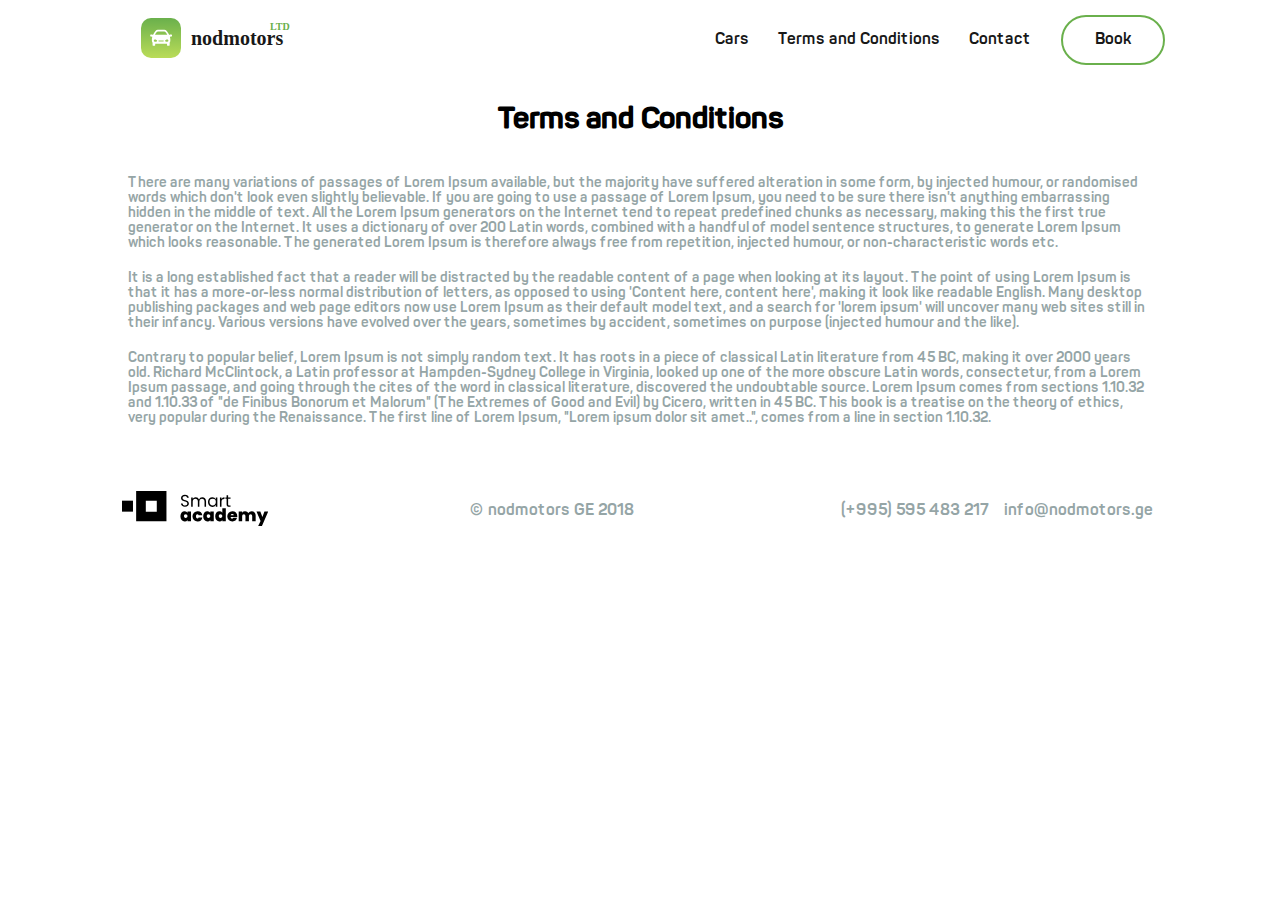
<file: assets/terms.html>
<!DOCTYPE html>
<html lang="ka">
  <head>
    <meta charset="UTF-8" />
    <meta name="viewport" content="width=device-width, initial-scale=1.0" />
    <meta http-equiv="X-UA-Compatible" content="ie=edge" />
    <link rel="stylesheet" href="css/terms.css" />

    <title>Terms and Conditions</title>
  </head>
  <body>
    <header>
      <a href="../index.html" class="navnav"
        ><svg
          xmlns="http://www.w3.org/2000/svg"
          xmlns:xlink="http://www.w3.org/1999/xlink"
          width="155"
          height="40"
          viewBox="0 0 155 40"
        >
          <defs>
            <linearGradient
              id="linear-gradient"
              x1="0.5"
              x2="0.5"
              y2="1"
              gradientUnits="objectBoundingBox"
            >
              <stop offset="0" stop-color="#6ab04c" />
              <stop offset="1" stop-color="#badc58" />
            </linearGradient>
          </defs>
          <g id="Logo" transform="translate(-87 -112)">
            <rect
              id="GradientBox"
              width="40"
              height="40"
              rx="10"
              transform="translate(87 112)"
              fill="url(#linear-gradient)"
            />
            <g id="Car" transform="translate(96.209 65.169)">
              <path
                id="Path_1"
                data-name="Path 1"
                d="M21.317,63.333h-1.6a.472.472,0,0,0-.327.131l-.341.327a17,17,0,0,0-2.514-4.008,3.146,3.146,0,0,0-2.444-1.158H7.7a3.145,3.145,0,0,0-2.444,1.158,16.614,16.614,0,0,0-2.519,4L2.4,63.465a.472.472,0,0,0-.327-.131H.472A.472.472,0,0,0,0,63.805V64.9a.472.472,0,0,0,.442.471l1.642.1a10.474,10.474,0,0,0-.442,3.33,4.253,4.253,0,0,0,.724,2.754V74.1a.4.4,0,0,0,.4.4H4.58a.4.4,0,0,0,.4-.4V72.521H16.814V74.1a.4.4,0,0,0,.4.4h1.818a.4.4,0,0,0,.4-.4V71.556a4.253,4.253,0,0,0,.724-2.754,10.474,10.474,0,0,0-.442-3.33l1.642-.1a.472.472,0,0,0,.442-.471V63.805A.472.472,0,0,0,21.317,63.333ZM6.6,60.887A1.409,1.409,0,0,1,7.7,60.368h6.4a1.41,1.41,0,0,1,1.095.519,16.447,16.447,0,0,1,1.871,2.773l-12.34,0A16.552,16.552,0,0,1,6.6,60.887Zm-1.345,9.7c-.9,0-1.638-.3-1.638-1.013s.266-1.3,1.171-1.3,2.106.581,2.106,1.3S6.161,70.588,5.256,70.588Zm7.356-.149H9.177a.94.94,0,0,1-.939-.939.263.263,0,0,1,.263-.263h4.787a.263.263,0,0,1,.263.263A.94.94,0,0,1,12.612,70.439Zm3.921.149c-.9,0-1.638-.3-1.638-1.013s1.2-1.3,2.106-1.3,1.171.581,1.171,1.3S17.438,70.588,16.533,70.588Z"
                fill="#fff"
              />
            </g>
            <text
              id="nodmotors"
              transform="translate(137 139)"
              fill="#181818"
              font-size="20"
              font-family="SegoeUI-Bold, Segoe UI"
              font-weight="700"
            >
              <tspan x="0" y="0">nodmotors</tspan>
            </text>
            <text
              id="LTD"
              transform="translate(216 124)"
              fill="#6ab04c"
              font-size="10"
              font-family="SegoeUI-Bold, Segoe UI"
              font-weight="700"
            >
              <tspan x="0" y="0">LTD</tspan>
            </text>
          </g>
        </svg></a
      >
      <div class="flex1"></div>
      <nav id="nav">
        <ul class="headnav">
          <li><a href="../index.html" class="carss">Cars</a></li>
          <li><a href="terms.html" class="terms">Terms and Conditions</a></li>
          <li><a href="contact.html" class="contact">Contact</a></li>
          <li><a href="#!" class="book" id="book1">Book</a></li>
        </ul>
      </nav>
      <!-- booking menu -->
      <div id="book_contact" class="book_contact">
        <form action="#!" method="post" class="message_form" id="message_form">
          <h1 class="form_h1">Booking Form</h1>
          <p class="form_p">
            Includes Michelin Pilot Sport 4S tires, larger, more powerful brakes
            and lowered
          </p>
          <input
            type="text"
            class="disable"
            name="name"
            value="Nodar"
            placeholder="Name"
          />
          <input
            type="text"
            class="disable"
            name="subject"
            placeholder="Subject"
          />
          <input type="text" class="disable" name="email" placeholder="Email" />
          <textarea
            class="disable"
            cols="22"
            rows="7"
            placeholder="Message"
          ></textarea>
          <a id="checksend" class="send disable">send</a>
          <div id="check" class="check">
            <div class="last-check">
              <img class="lazy" data-src="images/Check.png" />
              <h2 class="ty">Thank you!</h2>
              <p>Your message has been sent successfully.</p>
            </div>
          </div>
        </form>
      </div>

      <!-- booking menu end -->
      <!-- responsive burger menu -->
      <section class="open" id="bigmenu">
        <div class="op">
          <ul class="heromenu">
            <li><a href="../index.html" class="bmenu" id="bmenu1">Cars</a></li>
            <li>
              <a href="terms.html" class="bmenu" id="bmenu2"
                >Terms and Conditions</a
              >
            </li>
            <li>
              <a href="contact.html" class="bmenu" id="bmenu3">Contact</a>
            </li>
            <li><a href="#!" class="bmenu" id="book2">Book</a></li>
          </ul>
        </div>
      </section>
      <div class="bb" id="bbactive">
        <span class="bmenubar" id="burger1"></span>
        <span class="bmenubar" id="burger2"></span>
        <span class="bmenubar" id="burger3"></span>
      </div>
    </header>
    <section>
      <h1>Terms and Conditions</h1>
      <p>
        There are many variations of passages of Lorem Ipsum available, but the
        majority have suffered alteration in some form, by injected humour, or
        randomised words which don't look even slightly believable. If you are
        going to use a passage of Lorem Ipsum, you need to be sure there isn't
        anything embarrassing hidden in the middle of text. All the Lorem Ipsum
        generators on the Internet tend to repeat predefined chunks as
        necessary, making this the first true generator on the Internet. It uses
        a dictionary of over 200 Latin words, combined with a handful of model
        sentence structures, to generate Lorem Ipsum which looks reasonable. The
        generated Lorem Ipsum is therefore always free from repetition, injected
        humour, or non-characteristic words etc.
      </p>

      <p>
        It is a long established fact that a reader will be distracted by the
        readable content of a page when looking at its layout. The point of
        using Lorem Ipsum is that it has a more-or-less normal distribution of
        letters, as opposed to using 'Content here, content here', making it
        look like readable English. Many desktop publishing packages and web
        page editors now use Lorem Ipsum as their default model text, and a
        search for 'lorem ipsum' will uncover many web sites still in their
        infancy. Various versions have evolved over the years, sometimes by
        accident, sometimes on purpose (injected humour and the like).
      </p>

      <p>
        Contrary to popular belief, Lorem Ipsum is not simply random text. It
        has roots in a piece of classical Latin literature from 45 BC, making it
        over 2000 years old. Richard McClintock, a Latin professor at
        Hampden-Sydney College in Virginia, looked up one of the more obscure
        Latin words, consectetur, from a Lorem Ipsum passage, and going through
        the cites of the word in classical literature, discovered the
        undoubtable source. Lorem Ipsum comes from sections 1.10.32 and 1.10.33
        of "de Finibus Bonorum et Malorum" (The Extremes of Good and Evil) by
        Cicero, written in 45 BC. This book is a treatise on the theory of
        ethics, very popular during the Renaissance. The first line of Lorem
        Ipsum, "Lorem ipsum dolor sit amet..", comes from a line in section
        1.10.32.
      </p>
    </section>
    <footer>
      <footer id="end">
        <a href=""
          ><svg
            id="logo-bl"
            xmlns="http://www.w3.org/2000/svg"
            width="146.25"
            height="35.033"
            viewBox="0 0 146.25 35.033"
          >
            <g
              id="Group_148"
              data-name="Group 148"
              transform="translate(58.408 17.213)"
            >
              <path
                id="Path_145"
                data-name="Path 145"
                d="M398.522,136.8a3.193,3.193,0,0,1,2.918,1.511v-1.378h3.466v9.925H401.44V145.48a3.227,3.227,0,0,1-2.918,1.511c-2.355,0-4.222-1.926-4.222-5.1S396.166,136.8,398.522,136.8Zm1.111,3.022a1.827,1.827,0,0,0-1.807,2.059,1.823,1.823,0,1,0,1.807-2.059Z"
                transform="translate(-394.3 -133.749)"
              />
              <path
                id="Path_146"
                data-name="Path 146"
                d="M480.521,136.8a4.637,4.637,0,0,1,4.844,3.925h-3.674a1.228,1.228,0,0,0-1.244-.978c-.844,0-1.422.711-1.422,2.118,0,1.437.563,2.133,1.422,2.133a1.236,1.236,0,0,0,1.244-.978h3.674a4.672,4.672,0,0,1-4.844,3.925,5.074,5.074,0,0,1,0-10.147Z"
                transform="translate(-463.471 -133.749)"
              />
              <path
                id="Path_147"
                data-name="Path 147"
                d="M552.222,136.8a3.193,3.193,0,0,1,2.918,1.511v-1.378h3.466v9.925H555.14V145.48a3.227,3.227,0,0,1-2.918,1.511c-2.355,0-4.222-1.926-4.222-5.1S549.866,136.8,552.222,136.8Zm1.111,3.022a1.827,1.827,0,0,0-1.807,2.059,1.823,1.823,0,1,0,1.807-2.059Z"
                transform="translate(-525.232 -133.749)"
              />
              <path
                id="Path_148"
                data-name="Path 148"
                d="M633.437,119.252a3.263,3.263,0,0,1,2.889,1.481V116.2h3.481v13.095h-3.481v-1.378a3.2,3.2,0,0,1-2.9,1.511c-2.355,0-4.222-1.926-4.222-5.1S631.067,119.252,633.437,119.252Zm1.1,3.022a1.827,1.827,0,0,0-1.807,2.059,1.823,1.823,0,1,0,1.807-2.059Z"
                transform="translate(-594.404 -116.2)"
              />
              <path
                id="Path_149"
                data-name="Path 149"
                d="M715.437,146.877a5.089,5.089,0,0,1,0-10.177,4.7,4.7,0,0,1,5.007,4.977,5.02,5.02,0,0,1-.059.815h-6.562c.074,1.155.7,1.615,1.466,1.615a1.316,1.316,0,0,0,1.244-.785h3.7A4.721,4.721,0,0,1,715.437,146.877Zm-1.6-6.059H716.9a1.361,1.361,0,0,0-1.481-1.363A1.5,1.5,0,0,0,713.837,140.818Z"
                transform="translate(-663.576 -133.663)"
              />
              <path
                id="Path_150"
                data-name="Path 150"
                d="M801.31,141.7a1.645,1.645,0,1,0-3.289,0v5.318h-3.466V141.7a1.645,1.645,0,1,0-3.289,0v5.318H787.8v-9.925h3.466v1.3A3.408,3.408,0,0,1,794.155,137a3.62,3.62,0,0,1,3.3,1.822,3.972,3.972,0,0,1,3.3-1.822c2.518,0,4.014,1.629,4.014,4.222V147H801.31v-5.3Z"
                transform="translate(-729.51 -133.919)"
              />
              <path
                id="Path_151"
                data-name="Path 151"
                d="M915.855,137.6h3.807l-6.3,14.65H909.6l2.37-5.155-4.074-9.5h3.851l2.089,5.629Z"
                transform="translate(-831.82 -134.43)"
              />
            </g>
            <g
              id="Group_149"
              data-name="Group 149"
              transform="translate(58.941 3.807)"
            >
              <path
                id="Path_152"
                data-name="Path 152"
                d="M401.959,37.728c-2.355,0-4.029-1.318-4.059-3.259h1.629a2.183,2.183,0,0,0,2.429,1.955c1.481,0,2.355-.844,2.355-1.955,0-3.17-6.355-1.141-6.355-5.51,0-1.941,1.57-3.259,3.9-3.259,2.237,0,3.7,1.229,3.9,3.022h-1.689a2.126,2.126,0,0,0-2.281-1.7c-1.259-.03-2.266.622-2.266,1.9,0,3.037,6.34,1.141,6.34,5.5C405.869,36.084,404.507,37.728,401.959,37.728Z"
                transform="translate(-397.9 -25.7)"
              />
              <path
                id="Path_153"
                data-name="Path 153"
                d="M480.332,46.877c0-1.9-1.007-2.844-2.533-2.844-1.555,0-2.607.992-2.607,2.992v5.1h-1.511V46.892c0-1.9-1.007-2.844-2.533-2.844-1.555,0-2.607.992-2.607,2.992v5.1H467V42.863h1.541V44.2a3.339,3.339,0,0,1,2.918-1.5,3.5,3.5,0,0,1,3.392,2.059,3.413,3.413,0,0,1,3.274-2.059c2.1,0,3.748,1.318,3.748,3.97v5.451h-1.511V46.877Z"
                transform="translate(-456.764 -40.182)"
              />
              <path
                id="Path_154"
                data-name="Path 154"
                d="M584.785,42.7a3.819,3.819,0,0,1,3.437,1.837V42.863h1.555v9.243h-1.555V50.388a3.859,3.859,0,0,1-3.451,1.866c-2.459,0-4.37-1.941-4.37-4.814S582.3,42.7,584.785,42.7Zm.3,1.333a3.123,3.123,0,0,0-3.125,3.407,3.147,3.147,0,1,0,6.266.015A3.171,3.171,0,0,0,585.081,44.033Z"
                transform="translate(-553.366 -40.182)"
              />
              <path
                id="Path_155"
                data-name="Path 155"
                d="M662.74,52.006H661.2V42.778h1.541v1.5a3.119,3.119,0,0,1,2.992-1.674v1.585h-.4c-1.466,0-2.577.652-2.577,2.8l-.015,5.022Z"
                transform="translate(-622.197 -40.097)"
              />
              <path
                id="Path_156"
                data-name="Path 156"
                d="M699.1,31.6h-1.2V30.34h1.2V28h1.541v2.34h2.414V31.6H700.64v5.451c0,.9.341,1.229,1.289,1.229h1.126v1.3h-1.378c-1.629,0-2.563-.681-2.563-2.533V31.6Z"
                transform="translate(-653.461 -27.659)"
              />
            </g>
            <path
              id="Path_157"
              data-name="Path 157"
              d="M125.793,0H95.5V30.308h30.308V0ZM105.158,20.65V9.673h10.977V20.65Z"
              transform="translate(-81.353)"
            />
            <rect
              id="Rectangle_3"
              data-name="Rectangle 3"
              width="10.977"
              height="10.977"
              transform="translate(0 9.673)"
            />
          </svg>
        </a>
        <p>© nodmotors GE 2018</p>
        <span class="adress">
          <a class="cont" href="#!">(+995) 595 483 217</a>
          <a class="cont" href="#!">info@nodmotors.ge</a>
        </span>
      </footer>
    </footer>

    <script src="js/script.js"></script>
    <script src="js/lazy.js"></script>
    <script src="js/burgermenu.js"></script>
  </body>
</html>
</file>
<file: assets/css/style.css>
@font-face {
  font-family: panton;
  src: url(../fonts/panton.ttf);
}

* {
  margin: 0;
  padding: 0;
  text-decoration: none;
  list-style: none;
}

html {
  scroll-behavior: smooth;
}

body {
  display: flex;
  flex-direction: column;
  height: 100%;
  width: 100%;
  font-family: panton;
}
.open {
  display: none;
}
/* book meni */
.book_contact {
  display: none;
  width: 100%;
  height: 100vh;
  position: absolute;
  top: 0;
  left: 0;
  z-index: 4;
  background: #fff;
  opacity: 0.95;
}

.contact_form_show {
  display: flex;
  width: 100%;
  height: 100vh;
  position: absolute;
  top: 0;
  left: 0;
  z-index: 4;
  background: #fff;
  opacity: 0.95;
}

.book_contact .message_form {
  display: flex;
  flex-direction: column;
  align-items: center;
  width: 100%;
  position: absolute;
  z-index: 3;
  margin-top: 120px;
}

.message_form h1 {
  margin-top: 10px;
}
.message_form h1,
.message_form p,
.message_form input,
.message_form textarea {
  padding-bottom: 15px;
  margin-bottom: 15px;
  border-radius: 10px;
  width: 216px;
  padding: 8px 0 8px 10px;
  font-family: panton;
}
.message_form a {
  width: 216px;
  background-image: linear-gradient(#6ab04c, #badc58);
  height: 23px;
  text-align: center;
  border-radius: 10px;
  color: #fff;
}
.message_form a:hover {
  color: #181818;
}
/* book menu end */
/* thank you start */
a.send {
  background-color: #7ec4ce;
  padding: 10px;
  color: #fff;
  margin: 10px;
}
a.send:hover {
  color: #666;
  animation: fadeIn 0.5s forwards;
}
.check {
  display: none;
  margin-top: 350px;
}

.form_h1 {
  position: relative;
  z-index: 999;
}

.form_p {
  position: relative;
  z-index: 999;
}

.last-check {
  display: flex;
  flex-direction: column;
  align-items: center;
  justify-content: center;
  text-align: center;
  background-color: #fff;
  position: absolute;
  left: 0;
  right: 0;
  top: 0;
  bottom: 0;
  z-index: 3;
}
.ty {
  padding: 10px 0;
}
/* thank you end */
header {
  display: flex;
  flex-direction: row;
  width: 80%;
  justify-content: space-between;
  height: 60px;
  align-items: center;
  margin-left: 11%;
  margin-bottom: -45px;
  z-index: 55;
  margin-top: 10px;
}
.navnav {
  position: relative;
  z-index: 60;
}

.headnav {
  display: flex;
  flex-direction: row;
  justify-content: space-between;
  align-items: center;
  width: 450px;
  color: #181818;
  position: relative;
  z-index: 60;
}

.carss,
.terms,
.contact,
.book {
  color: #181818;
}

.carss:hover {
  color: #6ab04c;
  transition: 300ms color ease;
}

.terms:hover {
  color: #6ab04c;
  transition: 300ms color ease;
}

.contact:hover {
  color: #6ab04c;
  transition: 300ms color ease;
}

.book:hover {
  background-image: linear-gradient(#6ab04c, #badc58);
  transition: 300ms color ease;
  color: #fff;
}

.book {
  padding: 15px 0 15px 0;
  border-radius: 30px;
  border: 2px solid #6ab04c;
  display: flex;
  flex-wrap: wrap;
  justify-content: center;
  width: 100px;
}

.flex1 {
  flex: 1;
}

.bmenu {
  display: none;
}

.heromain::before {
  content: "";
  display: block;
  width: 100%;
  height: 100vh;
  background: #e8f0f3;
  position: absolute;
  top: 0;
  z-index: -1;
}

.heromain {
  display: flex;
  flex-direction: column;
  width: 90%;
  height: calc(100vh - 60px);
  align-items: center;
  justify-content: center;
  margin-left: 5%;
  margin-top: -7%;
}

.hero-content::before {
  content: "nodmotors";
  display: block;
  width: 100%;
  position: relative;
  top: calc(50% - 50px);
  font-size: 250px;
  font-family: panton;
  opacity: 0.6;
  color: #fff;
  text-align: center;
  text-shadow: 0 8px 11px rgba(24, 24, 24, 0.06);
  z-index: -1;
}

.hero-content {
  display: flex;
  flex-direction: column;
  align-items: center;
}

.hero-content h1 {
  position: relative;
  font-size: 30px;
  margin-left: -60%;
  margin-top: -30px;
}

.hero-content p {
  position: relative;
  margin-left: -69%;
  margin-bottom: -60px;
  color: #fff;
  font-size: 14px;
}

/* blue border remove */
select:focus {
  background-color: #fff;
  outline: none;
  border: none;
  box-shadow: none;
}
/* dropdown arrow */
select {
  -webkit-appearance: none;
  -moz-appearance: none;
  -ms-appearance: none;
  appearance: none;
  outline: 0;
  box-shadow: none;
  border: 0 !important;
  background-image: none;
}
select {
  flex: 1;
  padding: 0 .5em;
  cursor: pointer;
}
/* Arrow */
.select::after {
  content: "\2228";
  font-size: 15px;
  position: absolute;
  top: 9px;
  right: 0;
  padding: 0 1em;
  cursor: pointer;
  pointer-events: none;
  -webkit-transition: .25s all ease;
  -o-transition: .25s all ease;
  transition: .25s all ease;
}
/* Transition */
.select:hover::after {
  color: #fff;
}
.Second-filter.add::after{
  content: "\2228";
  font-size: 15px;
  position: absolute;
  top: 9px;
  right: 70px;
  padding: 0 1em;
  cursor: pointer;
  pointer-events: none;
  -webkit-transition: .25s all ease;
  -o-transition: .25s all ease;
  transition: .25s all ease;

}


.specs {
  display: flex;
  justify-content: space-between;

  margin-top: -50px;
  width: 55%;
}

.specs li {
  display: flex;
  flex-direction: column;
}

.list {
  display: flex;
  flex-direction: column;
}

.hero1 {
  color: #6ab04c;
  font-size: 12px;
}

.hero2 {
  font-size: 30px;
}

.scroll {
  width: 88%;
}

.scrolldown {
  padding: 10px;
  border-top-right-radius: 10px;
  border-top-left-radius: 10px;
  background-image: linear-gradient(#6ab04c, #badc58);
}

a.scrolldown {
  position: absolute;
  bottom: 0;
  color: #fff;
  font-size: 25px;
}

.carmenu {
  display: flex;
  flex-direction: column;
  flex-wrap: wrap;
  margin-top: 170px;;
}

h4 {
  font-size: 30px;
  margin-left: 10%;
  margin-top: 3%;
}

.h4-p {
  font-size: 10px;
  color: #95a5a6;
  margin-left: 10%;
}

.filter {
  display: flex;
  justify-content: space-between;
  padding: 27px 0;
  margin-left: 9%;
}

.first-filter {
  display: flex;
  justify-content: space-between;
  width: 532px;
}

.Second-filter {
  position: relative;
  margin: 0 10px;
  width: 164px;
  height: 40px;
}

.Second-filter.add {
  margin-right: 5%;
}

.Second-filter.add select {
  width: 59%;
}
div select:hover {
  color: #fff;
  background-image: linear-gradient(#6ab04c, #badc58);
}
select option{
  color: #181818
}

.show {
  width: 30px;
}

.Second-filter select {
  width: 105%;
  height: 40px;
  border: none;
  border-radius: 30px;
  background: #fff;
  box-shadow: 0 4px 7px #707070;
  padding: 12px 30px;
}

.container {
  display: flex;
  flex-wrap: wrap;
  padding: 70px 0;
  margin-left: 3%;
}

.cars {
  display: flex;
  flex-direction: column;
  
  align-items: center;
  margin-left: 80px;
  margin-right: 80px;
  margin-top: 7px;
  margin-bottom: 20px;
}

.colors {
  display: flex;
  cursor: pointer;
  margin: 15px 0;
}

.white {
  background-color: #fff;
  border: #181818 0.5px solid;
}

.yellow {
  background-color: #d1bb3f;
}

.black {
  background-color: #181818;
}

.blue {
  background-color: #2f6aa2;
}

.grey {
  background-color: #95a5a6;
}

.green {
  background-color: #6ab04c;
}

.orange {
  background-color: #ff9331;
}

.red {
  background-color: #aa071e;
}

.white,
.yellow,
.green,
.black,
.blue,
.grey,
.red,
.orange {
  width: 12px;
  height: 12px;
  border-radius: 50%;
  margin: 0 4px;
}

li div {
  display: flex;
  flex-direction: row;
  justify-content: flex-end;
  margin-left: 30%;
}

div p {
  font-size: 12px;
  color: #95a5a6;
  display: flex;
  flex-direction: row;
  justify-content: flex-end;
}

.mrgn {
  margin-top: 100px;
}



.bigimg {
  margin-top: 5%;
  margin-bottom: 5%;

}

h2 {
  font-size: 20px;
  color: #181818;
}

a h2:hover {
  color: #6ab04c;
}

h3 {
  color: #6ab04c;
  font-size: 12px;
}

.speed {
  display: flex;
  margin-top: 2%;
}

.speed li {
  font-size: 10px;
  color: #95a5a6;
  display: flex;
  flex-direction: row;
  margin: 0 5px;
}

footer {
  width: 90%;
  display: flex;
  flex-direction: row;
  justify-content: space-between;
  align-items: center;
  color: #95a5a6;
  height: 130px;
  margin-left: 5%;
}

.address {
  display: flex;
  justify-content: space-between;
}

.cont {
  color: #95a5a6;
  margin: 0 5px;
}

.cont:hover {
  color: #6ab04c;
}
.bb {
  display: none;
}


@media only screen and (min-width: 0px) and (max-width: 874px) {
  
  /* html{
    overflow-x: hidden;
  } */
  .bb {
    position: absolute;
    display: flex;
    flex-direction: column;
    justify-content: center;
    align-items: center;
    background-color: #6ab04c;
    color: #181818;
    width: 40px;
    height: 40px;
    border-radius: 10px;
    margin-right: 15px;
    right: 10px;
    z-index: 60;

  
  }
   h4, .carmenu p{
     display: inline;
   }
  .bmenu{
    display:flex;
    color: #181818;
    font-family: panton;


  }
  .bmenubar {
      display: block;
      width: 26px;
      height: 3px;
      background-color: #fff;
      border-radius: 5px;
      transition: 0.3s ease;
      margin: 0.5px 0;
  }
  /* burger menu effects */
  #burger1 {
    transform: translateY(-4px);
  }

  #burger3 {
      transform: translateY(4px);
  }

  .active #burger1 {
      transform: translateY(4px) rotateZ(-45deg);
  }

  .active #burger3 {
      transform: translateY(-4px) rotate(45deg);
  }

  .active #burger2 {
      opacity: 0;
  }

  /* burger menu effects end */
  .headnav {
    display: none;
  }
  .heromenu {
    display: flex;
    flex-direction: column;
    justify-content: space-around;
    align-items: center;
    height: 170px;
    padding-bottom: 15px;
    margin-top:220px;


  }
  .op {
    background-color: #fff;
    opacity: 0.96;
    display: flex;
    height: 100%;
    position: fixed;
    left: 0%;
    top: 0;
    width: 100%;
    flex-direction: column;
    flex-wrap: wrap;
    justify-content: space-between;
    align-items: center;

  }
  #book1 {
    padding: 15px 0 15px 0;
    border-radius: 30px;
    border: 2px solid #6ab04c;
    display: flex;
    flex-wrap: wrap;
    justify-content: center;
    width: 100px;
  }
  #book1:hover {
    background-image: linear-gradient(#6ab04c, #badc58);
    transition: 300ms color ease;
    color: #fff;
  }
  #book2 {
    padding: 15px 0 15px 0;
    border-radius: 30px;
    border: 2px solid #6ab04c;
    display: flex;
    flex-wrap: wrap;
    justify-content: center;
    width: 100px;
  }
  #book2:hover {
    background-image: linear-gradient(#6ab04c, #badc58);
    transition: 300ms color ease;
    color: #fff;
  }
  .book_contact .message_form {
    display: flex;
    flex-direction: column;
    align-items: center;
    width: 100%;
    position: absolute;
    z-index: 3;
    margin-top: 60px;
  }
  .hero-content h1 {
    position: relative;
    font-size: 20px;
    margin-left: 0;
    margin-top: 50px;
  }
  .hero-content p {
    position: relative;
    margin-left: -0;
    margin-bottom: -60px;
    color: #fff;
    font-size: 12px;
  }
  .main_pic img{
    width: 390px;
    margin: 40px 0;
    }
  .filter {
    display: flex;
    flex-direction: column;
    flex-wrap: wrap;
    justify-content: space-between;
    align-items: center;
    
    padding: 27px 0;
    margin-left: 9%;
  }
  .first-filter {
    display: flex;
    flex-direction: column;
    align-items: center;
    
    justify-content: space-between;
    width: 0px;
  }
  .Second-filter{
    margin: 10px;
  }
  .Second-filter.add {
    margin-right: 0;
    
  }
  .Second-filter.add select {
    width: 105%;
    text-align: center;
    margin-left: -5px;
  }
  .dropdown{
    display: flex;
    width: 532px;
    margin: 10px 0
  }
  /* Arrow */
.select::after {
  top: 19px;
}

.Second-filter.add::after{
  top: 20px;
  right: 5px;
}
  .specs {
    display: flex;
    justify-content: space-around;
    margin-top: -20px;
    width: 400px;
    
  }
  .hero2 {
    font-size: 16px;
  }
  .cars {
    display: flex;
    flex-direction: column;
    align-items: center;
    margin-left: 80px;
    margin-right: 0;
    margin-top: 7px;
    margin-bottom: 20px;
  }
  .container {
    display: flex;
    flex-wrap: wrap;
    flex-direction: column;
    margin-left: 3%;
  
  }
  
  .bigimg {
    margin-top: 0;
    margin-bottom: 0;
  }
  .mrgn {
    margin-top: 0;
  }
  li div {
    display: flex;
    flex-direction: row;
    flex-wrap: wrap;
    justify-content: space-between;
    margin-left: 30%;
  }
  .hero-content::before {
    display: none;
  }
  
  footer{
    flex-direction: column-reverse;
  }
}
  
  @media only screen and (min-width: 321px) and (max-width: 540px) {
      .container {
        display: flex;
        flex-wrap: wrap;
        flex-direction: row;
        margin-left: 3%;
      }
      .adress{
        display: flex;
        flex-direction: column;
      }
      .cars{
        margin-left: 10px;
      }
      .specs{
        width: 300px;
      }
      .main_pic img {
        width: 300px;
        margin-bottom: 20px;
    }
}
    @media only screen and (min-width: 0px) and (max-width: 320px) {
.main_pic img {
    width: 300px;
    margin-bottom: 20px;
}
.hero-content p{
  margin-bottom: 30px;
}
.filter{
  margin-left: -20px;
}
.cars{
  margin-left: 0;
 
}
.carmenu{
  margin-top: 100px;
}
.specs{
  width: 300px;
}
.adress{
  display: flex;
  flex-direction: column;
}


    }
</file>
<file: assets/css/contact.css>
@font-face {
  font-family: panton;
  src: url(../fonts/panton.ttf);
}

* {
  margin: 0;
  padding: 0;
  text-decoration: none;
  list-style: none;
}

html {
  scroll-behavior: smooth;
}

body {
  display: flex;
  flex-direction: column;
  height: 100%;
  width: 90%;
  font-family: panton;
}
.open {
  display:none
}
.close{
  color: #fff;
  z-index: 0;
}
/* book meni */
.book_contact {
  display: none;
  width: 100%;
  height: 100vh;
  position: absolute;
  top: 0;
  left: 0;
  z-index: 4;
  background: #fff;
  opacity: 0.95;
}

.contact_form_show {
  display: flex;
  width: 100%;
  height: 100vh;
  position: absolute;
  top: 0;
  left: 0;
  z-index: 4;
  background: #fff;
  opacity: 0.95;
}

.book_contact .message_form {
  display: flex;
  flex-direction: column;
  align-items: center;
  width: 100%;
  position: absolute;
  z-index: 3;
  margin-top: 120px;
}

.message_form h1 {
  margin-top: 10px;
}
.message_form h1,
.message_form p,
.message_form input,
.message_form textarea {
  padding-bottom: 15px;
  margin-bottom: 15px;
  border-radius: 10px;
  width: 216px;
  padding: 8px 0 8px 10px;
  font-family: panton;
}
.message_form a {
  width: 216px;
  background-image: linear-gradient(#6ab04c, #badc58);
  height: 23px;
  text-align: center;
  border-radius: 10px;
  color: #fff;
}
.message_form a:hover {
  color: #181818;
}
/* book menu end */
/* thank you start */
a.send {
  background-color: #7ec4ce;
  padding: 10px;
  color: #fff;
  margin: 10px;
}
a.send:hover {
  color: #666;
  animation: fadeIn 0.5s forwards;
}
.check {
  display: none;
  margin-top: 350px;
}

.form_h1 {
  position: relative;
  z-index: 999;
}

.form_p {
  position: relative;
  z-index: 999;
  color: #95a5a6;
  font-size: 14px;
}

.last-check {
  display: flex;
  flex-direction: column;
  align-items: center;
  justify-content: center;
  text-align: center;
  background-color: #fff;
  position: absolute;
  left: 0;
  right: 0;
  top: 0;
  bottom: 0;
  z-index: 3;
}
.ty {
  padding: 10px 0;
}
/* thank you end */
header {
  display: flex;
  flex-direction: row;

  justify-content: space-between;
  height: 60px;
  align-items: center;
  margin-left: 10%;
  margin-bottom: -45px;
  z-index: 55;
  margin-top: 10px;
}
.navnav {
  position: relative;
  z-index: 60;
}

.headnav {
  display: flex;
  flex-direction: row;
  justify-content: space-between;
  align-items: center;
  width: 450px;
  color: #181818;
  position: relative;
  z-index: 60;
}

.carss,
.terms,
.contact,
.book {
  color: #181818;
}

.carss:hover {
  color: #6ab04c;
  transition: 300ms color ease;
}

.terms:hover {
  color: #6ab04c;
  transition: 300ms color ease;
}

.contact:hover {
  color: #6ab04c;
  transition: 300ms color ease;
}

.book:hover {
  background-image: linear-gradient(#6ab04c, #badc58);
  transition: 300ms color ease;
  color: #fff;
}

.book {
  padding: 15px 0 15px 0;
  border-radius: 30px;
  border: 2px solid #6ab04c;
  display: flex;
  flex-wrap: wrap;
  justify-content: center;
  width: 100px;
}

.flex1 {
  flex: 1;
}

.bmenu {
  display: none;
}
main {
  display: flex;
  flex-direction: row;
  width: 90%;
  margin-left: 10%;
  margin-top: 65px;
}
.mainimg {
  position: absolute;
  left: 790px;
  top: 320px;
}
iframe {
  border-radius: 15px;
  flex: 1;
  position: relative;
}

li a {
  color: #181818;
}
li a:hover {
  color: #6ab04c;
}

.info {
  display: flex;
  flex-direction: column;
  background: #e8f0f3;
  border-radius: 10px;
  width: 256px;
  margin-right: 20px;
}
.info_content {
  padding-left: 20px;
}
.contact-detail {
  display: flex;
  flex-direction: column;
  width: 400px;
  padding: 37px 149px 29px 65px;
  position: relative;
  z-index: 1;
  background: #fff;
  border-radius: 10px;
  box-shadow: 4px 6px rgba(24, 24, 24, 0.06);
}
.contact-cont {
  display: flex;
  justify-content: space-around;
  padding-top: 5px;
  padding-bottom: 20px;
}
.message2 {
  display: flex;
  flex-direction: column;
  flex: 1;
}
.message2:last-child {
  margin-top: 30px;
}
.message2 h1 {
  margin-top: -18px;
}
.info h1 {
  font-size: 20px;
  padding: 17px 0 10px;
}
.message2 input,
textarea {
  width: 216px;
  border-radius: 5px;
  padding: 8px 0 8px 10px;
  margin-top: 10px;
  margin-left: -5px;
}
.sent {
  margin-top: 5px;
  color: #181818;
  border: #6ab04c 2px solid;
  height: 25px;
  border-radius: 10px;
  width: 225px;
  text-align: center;
  padding-top: 6px;
  margin-left: -5px;
  cursor: pointer;
}
.sent:hover {
  color: #fff;
  background-image: linear-gradient(#6ab04c, #badc58);
}
#contsend {
  display: flex;
  flex-direction: column;
}

.contsend {
  display: none;
}
.ad-check {
  margin-top: 60px;
  display: flex;
  flex-direction: column;
  justify-content: space-between;
  align-items: center;
  text-align: center;
  margin-bottom: 30px;
}
.ad-check img {
  margin-bottom: 30px;
}
.thank {
  display: none;
}

footer {
  display: flex;
  justify-content: space-between;
  align-items: center;
  color: #95a5a6;
  height: 130px;
  margin-left: 10%;
}

.address {
  display: flex;
  justify-content: space-between;
}

.cont {
  color: #95a5a6;
  margin: 0 5px;
}

.cont:hover {
  color: #6ab04c;
}
@media only screen and (min-width: 0px) and (max-width: 874px) {
  
  .close{
    font-family: panton;
    color: #181818;
    font-weight: bold;
    position: absolute;
    bottom: 485px;
    left: 266px;
    z-index: 70;
    font-size: 20px;
  }
  .bb {
    position: absolute;
    display: flex;
    flex-direction: column;
    justify-content: center;
    align-items: center;
    background-color: #6ab04c;
    color: #181818;
    width: 40px;
    height: 40px;
    border-radius: 10px;
    margin-right: 15px;
    right: 10px;
  
  }
   
  .bmenu{
    display:flex;
    color: #181818;
    font-family: panton;


  }
  .bmenubar {
      display: block;
      width: 26px;
      height: 3px;
      background-color: #fff;
      border-radius: 5px;
      transition: 0.3s ease;
      margin: 0.5px 0;
  }
  /* burger menu effects */
  #burger1 {
    transform: translateY(-4px);
  }

  #burger3 {
      transform: translateY(4px);
  }

  .active #burger1 {
      transform: translateY(4px) rotateZ(-45deg);
  }

  .active #burger3 {
      transform: translateY(-4px) rotate(45deg);
  }

  .active #burger2 {
      opacity: 0;
  }

  /* burger menu effects end */
  .headnav {
    display: none;
  }
  .heromenu {
    display: flex;
    flex-direction: column;
    justify-content: space-around;
    align-items: center;
    height: 170px;
    padding-bottom: 15px;
    margin-top:220px;
  }
  .op {
    background-color: #fff;
    opacity: 0.96;
    display: flex;
    height: 100%;
    position: fixed;
    left: 0%;
    top: 0;
    width: 100%;
    flex-direction: column;
    flex-wrap: wrap;
    justify-content: space-between;
    align-items: center;

  }
  #book1 {
    padding: 15px 0 15px 0;
    border-radius: 30px;
    border: 2px solid #6ab04c;
    display: flex;
    flex-wrap: wrap;
    justify-content: center;
    width: 100px;
  }
  #book1:hover {
    background-image: linear-gradient(#6ab04c, #badc58);
    transition: 300ms color ease;
    color: #fff;
  }
  #book2 {
    padding: 15px 0 15px 0;
    border-radius: 30px;
    border: 2px solid #6ab04c;
    display: flex;
    flex-wrap: wrap;
    justify-content: center;
    width: 100px;
  }
  #book2:hover {
    background-image: linear-gradient(#6ab04c, #badc58);
    transition: 300ms color ease;
    color: #fff;
  }
  .book_contact .message_form {
    display: flex;
    flex-direction: column;
    align-items: center;
    width: 100%;
    position: absolute;
    z-index: 3;
    margin-top: 60px;
  }

.contact-detail {
  display: flex;
  flex-direction: column;
  width: 100%;
  padding: 20px 0;
  margin-left: -10px;
  position: relative;
  z-index: 1;
  background: #fff;
  border-radius: 10px;
  box-shadow: 4px 6px rgba(24, 24, 24, 0.06);
}
.mainimg{
  display: none;
}
iframe{
  height: 600px;
  width: 320px;
  margin-left: 10px;

}
footer {
  display: flex;
  flex-direction: column-reverse;
  justify-content: space-between;
  align-items: center;
  color: #95a5a6;
  height: 130px;
  margin-left: 10%;
}
.info_content{
  padding-bottom: 10px;
  padding-right: 10px;
}
.info{
margin-bottom: 147px;
}

}
@media only screen and (min-width: 0px) and (max-width: 480px) {
  main {
    display: flex;
    flex-direction: column;
    align-items: center;
    width: 90%;
    margin-left: 10%;
    margin-top: 65px;
}
.address{
  display: flex;
  flex-direction: column;
  
}

.info_content{
  padding-bottom: 10px;
}
iframe{
  margin-top: -120px;
  width: 260px;
  left:-15px;

}

}
@media only screen and (min-width: 0px) and (max-width: 377px) {
  .address{
    display: flex;
    flex-direction: column;
    
  }
  .info{
    margin-left: 25px;
  }
  iframe{
    left: -2px;
  }
  .cont{
margin-left: 60px;
  }

}
</file>
<file: assets/css/page2.css>
@font-face {
  font-family: panton;
  src: url(../fonts/panton.ttf);
}

* {
  margin: 0;
  padding: 0;
  text-decoration: none;
  list-style: none;
}

html {
  scroll-behavior: smooth;
}

body {
  display: flex;
  flex-direction: column;
  height: 100%;
  width: 100%;
  font-family: panton;
  align-items: center;
}
.open{
  display: none;
}
.close{
  color: #fff;
  z-index: 0;
}
/* book meni */
.book_contact {
  display: none;
  width: 100%;
  height: 100vh;
  position: absolute;
  top: 0;
  left: 0;
  z-index: 4;
  background: #fff;
  opacity: 0.95;
}

.contact_form_show {
  display: flex;
  width: 100%;
  height: 100vh;
  position: absolute;
  top: 0;
  left: 0;
  z-index: 4;
  background: #fff;
  opacity: 0.95;
}

.book_contact .message_form {
  display: flex;
  flex-direction: column;
  align-items: center;
  width: 100%;
  position: absolute;
  z-index: 3;
  margin-top: 120px;
}

.message_form h1 {
  margin-top: 10px;
}
.message_form h1,
.message_form p,
.message_form input,
.message_form textarea {
  padding-bottom: 15px;
  margin-bottom: 15px;
  border-radius: 10px;
  width: 216px;
  padding: 8px 0 8px 10px;
  font-family: panton;
}
.message_form a {
  width: 216px;
  background-image: linear-gradient(#6ab04c, #badc58);
  height: 23px;
  text-align: center;
  border-radius: 10px;
  color: #fff;
}
.message_form a:hover {
  color: #181818;
}
/* book menu end */
/* thank you start */
a.send {
  background-color: #7ec4ce;
  padding: 10px;
  color: #fff;
  margin: 10px;
}
a.send:hover {
  color: #666;
  animation: fadeIn 0.5s forwards;
}
.check {
  display: none;
  margin-top: 350px;
}

.form_h1 {
  position: relative;
  z-index: 999;
}

.form_p {
  position: relative;
  z-index: 999;
  color: #95a5a6;
  font-size: 14px;
}

.last-check {
  display: flex;
  flex-direction: column;
  align-items: center;
  justify-content: center;
  text-align: center;
  background-color: #fff;
  position: absolute;
  left: 0;
  right: 0;
  top: 0;
  bottom: 0;
  z-index: 3;
}
.ty {
  padding: 10px 0;
}
/* thank you end */
header {
  display: flex;
  flex-direction: row;
  width: 80%;
  justify-content: space-between;
  height: 60px;
  align-items: center;
  /* margin-left: 11%; */
  margin-bottom: -45px;
  z-index: 55;
  margin-top: 10px;
}
.navnav {
  position: relative;
  z-index: 60;
}

.headnav {
  display: flex;
  flex-direction: row;
  justify-content: space-between;
  align-items: center;
  width: 450px;
  color: #181818;
  position: relative;
  z-index: 60;
}

.carss,
.terms,
.contact,
.book {
  color: #181818;
}
.carss:hover {
  color: #6ab04c;
  transition: 300ms color ease;
}

.terms:hover {
  color: #6ab04c;
  transition: 300ms color ease;
}

.contact:hover {
  color: #6ab04c;
  transition: 300ms color ease;
}

.book:hover {
  background-image: linear-gradient(#6ab04c, #badc58);
  transition: 300ms color ease;
  color: #fff;
}

.book {
  padding: 15px 0 15px 0;
  border-radius: 30px;
  border: 2px solid #6ab04c;
  display: flex;
  flex-wrap: wrap;
  justify-content: center;
  width: 100px;
}

.flex1 {
  flex: 1;
}

.bmenu {
  display: none;
}

.heromain {
  display: flex;
  flex-direction: column;
  width: 90%;
  height: calc(100vh - 60px);
  align-items: center;
  justify-content: center;
  /* margin-left: 5%; */
}
.heromain::before {
  content: "";
  display: block;
  width: 100%;
  height: 100vh;
  background: #e8f0f3;
  position: absolute;
  top: 0;
  z-index: -9;
}

.hero-content {
  display: flex;
  flex-direction: column;
  align-items: center;
}

.hero-content h1 {
  position: relative;
  font-size: 30px;
  margin-left: -60%;
  margin-top: 20px;
  padding-top: 20px;
}

.hero-content p {
  position: relative;
  margin-left: -72%;
  margin-bottom: -60px;
  color: #95a5a6;
  font-size: 14px;
}
.main_pic {
  margin-bottom: -60px;
  margin-top: -40px;
}
.colors {
  display: flex;
  cursor: pointer;
  margin-bottom: 40px;
}
.white {
  background-color: #fff;
  border: #181818 0.5px solid;
}
.black {
  background-color: #181818;
}
.red {
  background-color: #aa071e;
}
.blue {
  background-color: #2f6aa2;
}

.grey {
  background-color: #95a5a6;
}
.yellow {
  background-color: #d1bb3f;
}
.green {
  background-color: #6ab04c;
}

.orange {
  background-color: #ff9331;
}
.white,
.yellow,
.green,
.black,
.blue,
.grey,
.red,
.orange {
  width: 12px;
  height: 12px;
  border-radius: 50%;
  margin: 0 4px;
}

/* blue border remove */
select:focus {
  background-color: #fff;
  outline: none;
  border: none;
  box-shadow: none;
}

.specs {
  display: flex;
  justify-content: space-between;

  margin-top: -15px;
  width: 75%;
}

.specs li {
  display: flex;
  flex-direction: column;
}

.list {
  display: flex;
  flex-direction: column;
}

.hero1 {
  color: #6ab04c;
  font-size: 12px;
}

.hero2 {
  font-size: 30px;
}

.scroll {
  width: 88%;
}

.scrolldown {
  padding: 10px;
  border-top-right-radius: 10px;
  border-top-left-radius: 10px;
  background-image: linear-gradient(#6ab04c, #badc58);
}

a.scrolldown {
  position: absolute;
  bottom: 0;
  color: #fff;
  font-size: 25px;
}
/* car container */
.carmenu {
  display: flex;
  flex-direction: column;
  margin-top: 50px;
  width: 90%;
}
h4 {
  font-size: 30px;
  margin-left: 10%;
  margin-top: 3%;
}

.h4-p {
  font-size: 10px;
  color: #95a5a6;
  margin-left: 10%;
}
.container {
  display: flex;
  flex-wrap: wrap;
  padding: 70px 0;
  margin-left: 3%;
}
.cars {
  display: flex;
  flex-direction: column;
  align-items: center;
  width: calc(33% - 10px);
  margin-top: 7px;
  margin-bottom: 20px;
}
li div {
  display: flex;
  flex-direction: row;
  justify-content: flex-end;
  margin-left: 30%;
}
.teslaroad img {
  object-fit: scale-down;
  border-radius: 10px;
}
div p {
  font-size: 12px;
  color: #95a5a6;
}
.speed {
  display: flex;
  margin-top: 2%;
}

.speed li {
  font-size: 10px;
  color: #95a5a6;
  display: flex;
  flex-direction: row;
  margin: 0 5px;
}
h2 {
  font-size: 20px;
  color: #181818;
}

a h2:hover {
  color: #6ab04c;
}

h3 {
  color: #6ab04c;
  font-size: 12px;
}
.mrgn {
  margin-top: 100px;
}

.simg {
  margin-bottom: -10%;
}
/* main start */
.first_section {
  display: flex;
  flex-direction: row;
  align-items: center;
  justify-content: space-between;
  margin-top: 70px;
  width: 90%;
}

.aside {
  width: 100%;
  display: flex;
  flex-direction: column;
  margin-right: 20px;
  flex: 1;
  /* position for overlay */
  position: relative;
}
/* overlay */
.overlay {
  top: 110px;
  height: 427px;
  width: 440px;
  background: #181818;
  position: absolute;
  opacity: 0.6;
  border-radius: 10px;
  display: flex;
  flex-direction: column;
  justify-content: space-around;
  align-items: center;
  color: #fff;
  z-index: 80;
  margin: 50px 0;
  text-align: center;
}
.first_section_h2 {
  font-size: 30px;
  margin-bottom: 30px;
}
.first_section_p {
  margin-bottom: 60px;
  font-size: 14px;
  color: #95a5a6;
}

.history {
  width: 100%;
  display: flex;
  flex-direction: column;
  flex: 1;
}
.article_p1 {
  font-size: 14px;
  color: #95a5a6;
  margin-bottom: 42px;
}
.history img,
.aside img {
  object-fit: contain;
  border-radius: 10px;
}

.second_section {
  display: flex;
  flex-direction: row;
  width: 90%;
  margin-bottom: 60px;
}
.section_2_article {
  display: flex;
  flex-direction: column;
}
.section_2_h1 {
  font-size: 30px;
  margin-top: 40px;
  margin-bottom: 20px;
}
.sectiont_2_p2 {
  font-size: 14px;
  color: #95a5a6;
  margin-bottom: 17px;
}
.stars {
  display: flex;
  justify-content: center;
  flex-direction: column;
  align-items: center;
  border-radius: 10px;
  background-color: #e8f0f3;

  padding: 40px 20px;
}
.stars h1 {
  margin-bottom: 40px;
}
.star_list li {
  font-family: caps;
  font-size: 18px;
  margin-bottom: 28px;
  width: 320px;
  display: flex;
  justify-content: space-between;
}
.star_span {
  font-size: 14px;
  color: #6ab04c;
}
li span {
  font-family: panton;
}
aside {
  display: flex;
  align-items: stretch;
  flex-direction: column;
  margin-right: 0;
  flex: 1;
}

.second_section_2 {
  display: flex;
  flex-direction: column;
  /* align-items: center; */
  flex: 1;
  padding-left: 40px;
}
.second_article_h2 {
  font-size: 30px;
  padding-top: 10px;
  padding-bottom: 10px;
}

.second_article_p {
  font-size: 14px;
  color: #95a5a6;
  /* margin: 0 50px ; */
}
.map {
  width: 600px;
  height: 415px;
  margin-top: 40px;
  object-fit: fill;
}

.lastimg {
  display: flex;
  flex-direction: row;
  justify-content: space-between;
  width: 90%;
}

footer {
  width: 90%;
  display: flex;
  justify-content: space-between;
  align-items: center;
  color: #95a5a6;
  height: 130px;
  margin-left: 5%;
}

.address {
  display: flex;
  justify-content: space-between;
}

.cont {
  color: #95a5a6;
  margin: 0 5px;
}

.cont:hover {
  color: #6ab04c;
}

@media only screen and (min-width: 0px) and (max-width: 874px) {
  
  .close{
    font-family: panton;
    color: #181818;
    font-weight: bold;
    position: absolute;
    bottom: 485px;
    left: 266px;
    z-index: 70;
    font-size: 20px;
  }
  .bb {
    position: absolute;
    display: flex;
    flex-direction: column;
    justify-content: center;
    align-items: center;
    background-color: #6ab04c;
    color: #181818;
    width: 40px;
    height: 40px;
    border-radius: 10px;
    margin-right: 15px;
    right: 10px;
    z-index: 60;

  
  }
   h4, .carmenu p{
     display: inline;
   }
  .bmenu{
    display:flex;
    color: #181818;
    font-family: panton;


  }
  .bmenubar {
      display: block;
      width: 26px;
      height: 3px;
      background-color: #fff;
      border-radius: 5px;
      transition: 0.3s ease;
      margin: 0.5px 0;
  }
  /* burger menu effects */
  #burger1 {
    transform: translateY(-4px);
  }

  #burger3 {
      transform: translateY(4px);
  }

  .active #burger1 {
      transform: translateY(4px) rotateZ(-45deg);
  }

  .active #burger3 {
      transform: translateY(-4px) rotate(45deg);
  }

  .active #burger2 {
      opacity: 0;
  }

  /* burger menu effects end */
  .headnav {
    display: none;
  }
  .heromenu {
    display: flex;
    flex-direction: column;
    justify-content: space-around;
    align-items: center;
    height: 170px;
    padding-bottom: 15px;
    margin-top:220px;
  }
  .op {
    background-color: #fff;
    opacity: 0.96;
    display: flex;
    height: 100%;
    position: fixed;
    left: 0%;
    top: 0;
    width: 100%;
    flex-direction: column;
    flex-wrap: wrap;
    justify-content: space-between;
    align-items: center;

  }
  #book1 {
    padding: 15px 0 15px 0;
    border-radius: 30px;
    border: 2px solid #6ab04c;
    display: flex;
    flex-wrap: wrap;
    justify-content: center;
    width: 100px;
  }
  #book1:hover {
    background-image: linear-gradient(#6ab04c, #badc58);
    transition: 300ms color ease;
    color: #fff;
  }
  #book2 {
    padding: 15px 0 15px 0;
    border-radius: 30px;
    border: 2px solid #6ab04c;
    display: flex;
    flex-wrap: wrap;
    justify-content: center;
    width: 100px;
  }
  #book2:hover {
    background-image: linear-gradient(#6ab04c, #badc58);
    transition: 300ms color ease;
    color: #fff;
  }
  .book_contact .message_form {
    display: flex;
    flex-direction: column;
    align-items: center;
    width: 100%;
    position: absolute;
    z-index: 3;
    margin-top: 60px;
  }
  .first_section {
    display: flex;
    flex-direction: column;
    align-items: center;
    justify-content: space-between;
    margin-top: 70px;
    width: 100%;
  }
  .aside {
  margin-left:25px; 
  text-align:center;
  }
  .overlay {
  display:none;
  }
  .second_section {
    display: flex;
    flex-direction: column;
    width: 100%;
    margin-bottom: 60px;
    text-align:center;
  }
  .map {
    width: 100%;
    height: 415px;
    margin-top: 40px;
    left:0;
    object-fit: fill;
  }
  .history {
    text-align:center;
    margin-top: 30px;
    margin-bottom: 0;
  }
  .second_section_2 {
    display: flex;
    flex-direction: column;
    text-align:center;
    flex: 1;
    padding-left: 0px;
  }
  .lastimg {
    display: flex;
    flex-direction: row;
    flex-wrap: wrap;
    justify-content: space-between;
    align-items: center
  
  }
  .article_p1 img{
    width:100%;
  }
  .hero1{
    font-size: 12px;
  }
  .hero2{
    font-size: 16px;
  }
  .hero-content h1{
    font-size: 16px;
  }
  .hero-content p{
    font-size: 10px;
    margin-bottom:10px;
  }

  .container {
    display: flex;
    flex-wrap: wrap;
    flex-direction: column;
    align-content: center;
    padding: 70px 0;
    margin-left: 3%;
  }
  footer {
    width: 90%;
    display: flex;
    flex-direction: column-reverse;
    justify-content: space-between;
    align-items: center;
    color: #95a5a6;
    height: 130px;
    margin-left: 5%;
  }
  .heromain {
    display: flex;
    flex-direction: column;
    width: 100%;
    height: calc(100vh - 60px);
    align-items: center;
    justify-content: center;
    /* margin-left: 5%; */
  }
  .address{
    display: flex;
      flex-direction: column;
    }
  }


  @media only screen and (min-width: 0px) and (max-width: 730px) {
    .main_pic img{
      width:400px;
    }
    .address{
      display: flex;
        flex-direction: column;
      }
    }
    @media only screen and (min-width: 0px) and (max-width: 320px) {
      .main_pic img {
          width: 300px;
          margin-bottom: 20px;
      }
      .hero-content p{
        margin-bottom: 30px;
      }
      .cars{
        margin-left: 0;
       
      }
      .carmenu{
        margin-top: 100px;
      }
      .colors{
        margin-top: 30px;
      }
      .specs{
        width: 300px;
      }
      .aside {
        margin-left: 19px;
        
    }
      .adress{
        display: flex;
        flex-direction: column;
      }
      
      
          }
</file>
<file: assets/css/terms.css>
@font-face {
  font-family: panton;
  src: url(../fonts/panton.ttf);
}

* {
  margin: 0;
  padding: 0;
  text-decoration: none;
  list-style: none;
}

html {
  scroll-behavior: smooth;
}

body {
  display: flex;
  flex-direction: column;
  height: 100%;
  width: 100%;
  font-family: panton;
}
.open{
  display: none;
}
.close{
  color: #fff;
  z-index: 0;
}
/* book meni */
.book_contact {
  display: none;
  width: 100%;
  height: 100vh;
  position: absolute;
  top: 0;
  left: 0;
  z-index: 4;
  background: #fff;
  opacity: 0.95;
}

.contact_form_show {
  display: flex;
  width: 100%;
  height: 100vh;
  position: absolute;
  top: 0;
  left: 0;
  z-index: 4;
  background: #fff;
  opacity: 0.95;
}

.book_contact .message_form {
  display: flex;
  flex-direction: column;
  align-items: center;
  width: 100%;
  position: absolute;
  z-index: 3;
  margin-top: 120px;
}

.message_form h1 {
  margin-top: 10px;
}
.message_form h1,
.message_form p,
.message_form input,
.message_form textarea {
  padding-bottom: 15px;
  margin-bottom: 15px;
  border-radius: 10px;
  width: 216px;
  padding: 8px 0 8px 10px;
  font-family: panton;
}
.message_form a {
  width: 216px;
  background-image: linear-gradient(#6ab04c, #badc58);
  height: 23px;
  text-align: center;
  border-radius: 10px;
  color: #fff;
}
.message_form a:hover {
  color: #181818;
}
/* book menu end */
/* thank you start */
a.send {
  background-color: #7ec4ce;
  padding: 10px;
  color: #fff;
  margin: 10px;
}
a.send:hover {
  color: #666;
  animation: fadeIn 0.5s forwards;
}
.check {
  display: none;
  margin-top: 350px;
}

.form_h1 {
  position: relative;
  z-index: 999;
}

.form_p {
  position: relative;
  z-index: 999;
  color: #95a5a6;
  font-size: 14px;
}

.last-check {
  display: flex;
  flex-direction: column;
  align-items: center;
  justify-content: center;
  text-align: center;
  background-color: #fff;
  position: absolute;
  left: 0;
  right: 0;
  top: 0;
  bottom: 0;
  z-index: 3;
}
.ty {
  padding: 10px 0;
}
/* thank you end */
header {
  display: flex;
  flex-direction: row;
  width: 80%;
  justify-content: space-between;
  height: 60px;
  align-items: center;
  margin-left: 11%;
  margin-bottom: -45px;
  z-index: 55;
  margin-top: 10px;
}
.navnav {
  position: relative;
  z-index: 60;
}

.headnav {
  display: flex;
  flex-direction: row;
  justify-content: space-between;
  align-items: center;
  width: 450px;
  color: #181818;
  position: relative;
  z-index: 60;
}

.carss,
.terms,
.contact,
.book {
  color: #181818;
}

.carss:hover {
  color: #6ab04c;
  transition: 300ms color ease;
}

.terms:hover {
  color: #6ab04c;
  transition: 300ms color ease;
}

.contact:hover {
  color: #6ab04c;
  transition: 300ms color ease;
}

.book:hover {
  background-image: linear-gradient(#6ab04c, #badc58);
  transition: 300ms color ease;
  color: #fff;
}

.book {
  padding: 15px 0 15px 0;
  border-radius: 30px;
  border: 2px solid #6ab04c;
  display: flex;
  flex-wrap: wrap;
  justify-content: center;
  width: 100px;
}

.flex1 {
  flex: 1;
}
.bmenu {
  display: none;
}
section h1 {
  font-family: panton;
  font-size: 30px;
  margin-bottom: 40px;
}
section p {
  font-family: panton;
  font-size: 14px;
  color: #95a5a6;
  margin-bottom: 20px;
}
section {
  display: flex;
  flex-direction: column;
  justify-content: space-between;
  align-items: center;
  margin-top: 80px;
  margin-left: 10%;
  width: 80%;
}

footer {
  width: 90%;
  display: flex;
  justify-content: space-between;
  align-items: center;
  color: #95a5a6;
  height: 130px;
  margin-left: 5%;
}

.address {
  display: flex;
  justify-content: space-between;
}

.cont {
  color: #95a5a6;
  margin: 0 5px;
}

.cont:hover {
  color: #6ab04c;
}
@media only screen and (min-width: 0px) and (max-width: 874px) {
  
  .close{
    font-family: panton;
    color: #181818;
    font-weight: bold;
    position: absolute;
    bottom: 485px;
    left: 266px;
    z-index: 70;
    font-size: 20px
  }
  .bb {
    position: absolute;
    display: flex;
    flex-direction: column;
    justify-content: center;
    align-items: center;
    background-color: #6ab04c;
    color: #181818;
    width: 40px;
    height: 40px;
    border-radius: 10px;
    margin-right: 15px;
    right: 10px;
    z-index: 60;
  
  }
   
  .bmenu{
    display:flex;
    color: #181818;
    font-family: panton;


  }
  .bmenubar {
      display: block;
      width: 26px;
      height: 3px;
      background-color: #fff;
      border-radius: 5px;
      transition: 0.3s ease;
      margin: 0.5px 0;
  }
  /* burger menu effects */
  #burger1 {
    transform: translateY(-4px);
  }

  #burger3 {
      transform: translateY(4px);
  }

  .active #burger1 {
      transform: translateY(4px) rotateZ(-45deg);
  }

  .active #burger3 {
      transform: translateY(-4px) rotate(45deg);
  }

  .active #burger2 {
      opacity: 0;
  }

  /* burger menu effects end */
  .headnav {
    display: none;
  }
  .heromenu {
    display: flex;
    flex-direction: column;
    justify-content: space-around;
    align-items: center;
    height: 170px;
    padding-bottom: 15px;
    margin-top:220px;
  }
  .op {
    background-color: #fff;
    opacity: 0.96;
    display: flex;
    height: 100%;
    position: fixed;
    left: 0%;
    top: 0;
    width: 100%;
    flex-direction: column;
    flex-wrap: wrap;
    justify-content: space-between;
    align-items: center;

  }
  #book1 {
    padding: 15px 0 15px 0;
    border-radius: 30px;
    border: 2px solid #6ab04c;
    display: flex;
    flex-wrap: wrap;
    justify-content: center;
    width: 100px;
  }
  #book1:hover {
    background-image: linear-gradient(#6ab04c, #badc58);
    transition: 300ms color ease;
    color: #fff;
  }
  #book2 {
    padding: 15px 0 15px 0;
    border-radius: 30px;
    border: 2px solid #6ab04c;
    display: flex;
    flex-wrap: wrap;
    justify-content: center;
    width: 100px;
  }
  #book2:hover {
    background-image: linear-gradient(#6ab04c, #badc58);
    transition: 300ms color ease;
    color: #fff;
  }
  .book_contact .message_form {
    display: flex;
    flex-direction: column;
    align-items: center;
    width: 100%;
    position: absolute;
    z-index: 3;
    margin-top: 60px;
}
  
  footer {
    display: flex;
    flex-direction: column-reverse;
    justify-content: space-between;
    align-items: center;
    color: #95a5a6;
    height: 130px;
    margin-left: 15px;
    
  }
  .address{
  display: flex;
    flex-direction: column;
  }
}
@media only screen and (min-width: 0px) and (max-width: 380px) {
  section h1{
    text-align: center
  }
  footer{
    display: flex;
    flex-direction: column-reverse;
    align-items: center;
    margin-left: 10px;;
  }
  .cont{
    margin-left: 80px;
  }
}
</file>
